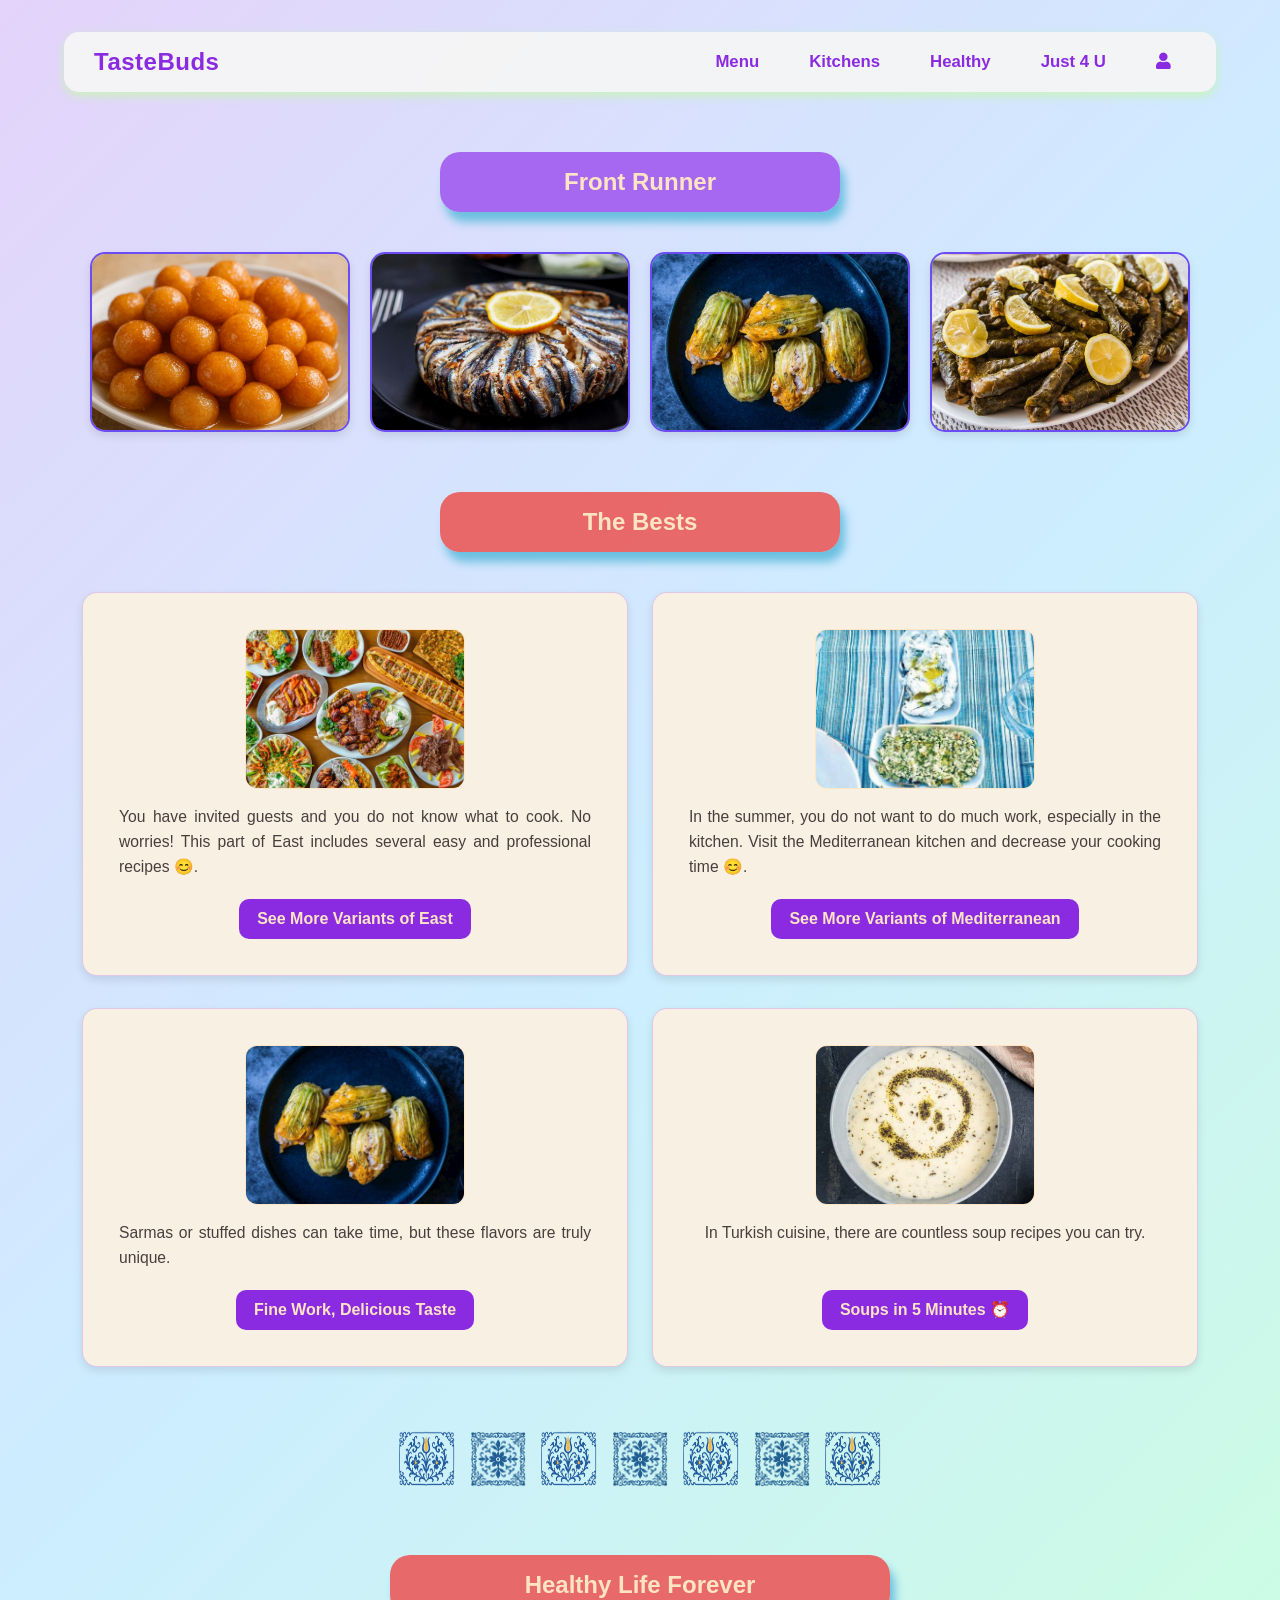
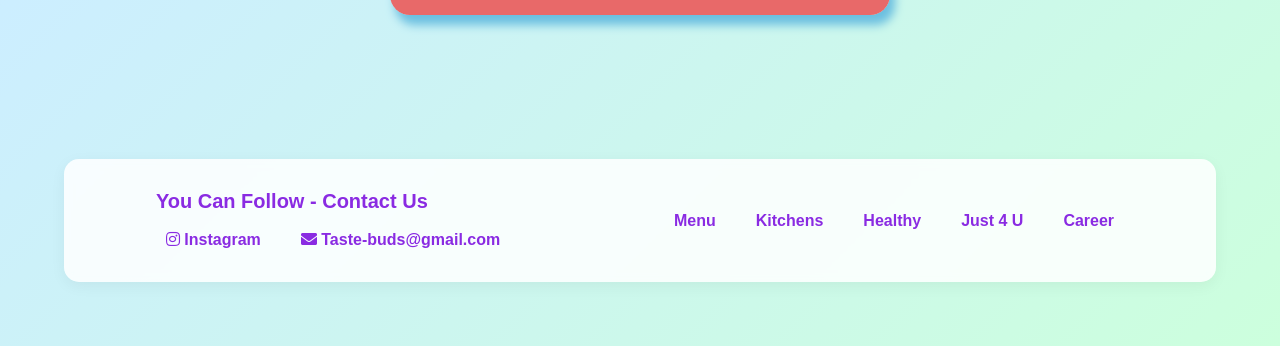
<file: index.html>
<!DOCTYPE html>
<html lang="en">
<head>
    <meta charset="UTF-8">
    <meta name="viewport" content="width=device-width, initial-scale=1.0">
    <title>TasteBuds | Home</title>
    
    <!-- Bootstrap 5 & FontAwesome -->
    <link href="https://cdn.jsdelivr.net/npm/bootstrap@5.3.0/dist/css/bootstrap.min.css" rel="stylesheet">
    <link rel="stylesheet" href="https://cdnjs.cloudflare.com/ajax/libs/font-awesome/5.15.3/css/all.min.css" />
    <link rel="stylesheet" href="../CSS/index.css">
</head>
<body>

    <!-- Main Navigation Bar -->
    <nav class="main-nav">
        <div class="logo"><a href="index.html">TasteBuds</a></div>

        <ul class="nav-links">
            <li><a href="#" class="navMenu">Menu</a></li>
            <li><a href="#" class="kitchens">Kitchens</a></li>
            <li><a href="#" class="healthy-link">Healthy</a></li>
            <li><a href="#" class="you">Just 4 U</a></li>
            <li><a href="/login.html" class="login"><i class="fa fa-user"></i></a></li>
        </ul>
    </nav>

    <!-- Front Runner Header -->
    <div class="front">
        <div class="frontMain">
            Front Runner
        </div>
    </div>

    <!-- Front Runner Gallery (Grid) -->
    <div class="options1">
        <div class="gallery-grid">
            <div class="gallery-item">
                <img class="f1" src="../Images/lokma.png" alt="lokma">
            </div>
            <div class="gallery-item">
                <img class="f2" src="../Images/hamsi.png" alt="hamsi">
            </div>
            <div class="gallery-item">
                <img class="f3" src="../Images/dolmalar.png" alt="dolmalar">
            </div>
            <div class="gallery-item">
                <img class="f4" src="../Images/sarma.png" alt="sarma">
            </div>
        </div>
    </div>

    <!-- The Bests Header -->
    <div class="best">
        <div class="theBest">
            The Bests
        </div>
    </div>

    <!-- Besties Section / Cards -->
    <div class="besties container">
        <div class="row g-4" id="block1">
            <div class="col-md-6">
                <div class="card h-100">
                    <div class="card-body">
                        <img src="../Images/aksam_menüsü.png" alt="Evening Menu">
                        <p class="card-text">You have invited guests and you do not know what to cook. No worries! This part of East includes several easy and professional recipes 😊.</p>
                        <a href="#" class="btn btn-custom">See More Variants of East</a>
                    </div>
                </div>
            </div>

            <div class="col-md-6">
                <div class="card h-100">
                    <div class="card-body">
                        <img src="../Images/akdeniz_sofrasi.png" alt="Mediterranean Cuisine">
                        <p class="card-text">In the summer, you do not want to do much work, especially in the kitchen. Visit the Mediterranean kitchen and decrease your cooking time 😊.</p>
                        <a href="#" class="btn btn-custom">See More Variants of Mediterranean</a>
                    </div>
                </div>
            </div>
        </div>

        <div class="row g-4 mt-2" id="block2">
            <div class="col-md-6">
                <div class="card h-100">
                    <div class="card-body">
                        <img src="../Images/dolmalar.png" alt="Stuffed Dishes">
                        <p class="card-text">Sarmas or stuffed dishes can take time, but these flavors are truly unique.</p>
                        <a href="#" class="btn btn-custom">Fine Work, Delicious Taste</a>
                    </div>
                </div>
            </div>

            <div class="col-md-6">
                <div class="card h-100">
                    <div class="card-body">
                        <img src="../Images/corba.png" alt="Soups">
                        <p class="card-text">In Turkish cuisine, there are countless soup recipes you can try.</p>
                        <a href="#" class="btn btn-custom">Soups in 5 Minutes ⏰</a>
                    </div>
                </div>
            </div>
        </div>
    </div>

    <!-- Motifs Divider Section -->
    <div class="motifs-wrapper">
        <div class="motif">
            <img class="motif1" src="../Images/osmMotif.png" alt="Ottoman Motif">
            <img class="motif2" src="../Images/rumMotif.png" alt="Seljuk Motif">
            <img class="motif3" src="../Images/osmMotif.png" alt="Ottoman Motif">
            <img class="motif2" src="../Images/rumMotif.png" alt="Seljuk Motif">
            <img class="motif3" src="../Images/osmMotif.png" alt="Ottoman Motif">
            <img class="motif2" src="../Images/rumMotif.png" alt="Seljuk Motif">
            <img class="motif3" src="../Images/osmMotif.png" alt="Ottoman Motif">
        </div>
    </div>

    <!-- Healthy Section Banner -->
    <div class="health">
        <div class="healthy-banner"> 
            <a href="#">Healthy Life Forever</a>
        </div>
    </div>

    <!-- Footer -->
    <footer class="site-footer">
        <div class="footer-card">
            <div class="connections">
                <h5>You Can Follow - Contact Us</h5>  
                <ul class="footer-links">
                    <li><a class="contact" href="#"><i class="fab fa-instagram"></i> Instagram</a></li> 
                    <li><a class="mail" href="mailto:info@example.com"><i class="fas fa-envelope"></i> Taste-buds@gmail.com</a></li> 
                </ul>
            </div>

            <div class="footer-nav">
                <ul class="fM">
                    <li><a href="#">Menu</a></li>
                    <li><a href="#">Kitchens</a></li>
                    <li><a href="#">Healthy</a></li>
                    <li><a href="#">Just 4 U</a></li>
                    <li><a href="#">Career</a></li>
                </ul>
            </div>
        </div>
    </footer>

    <script src="/JS/login.js"></script>
</body>
</html>
</file>
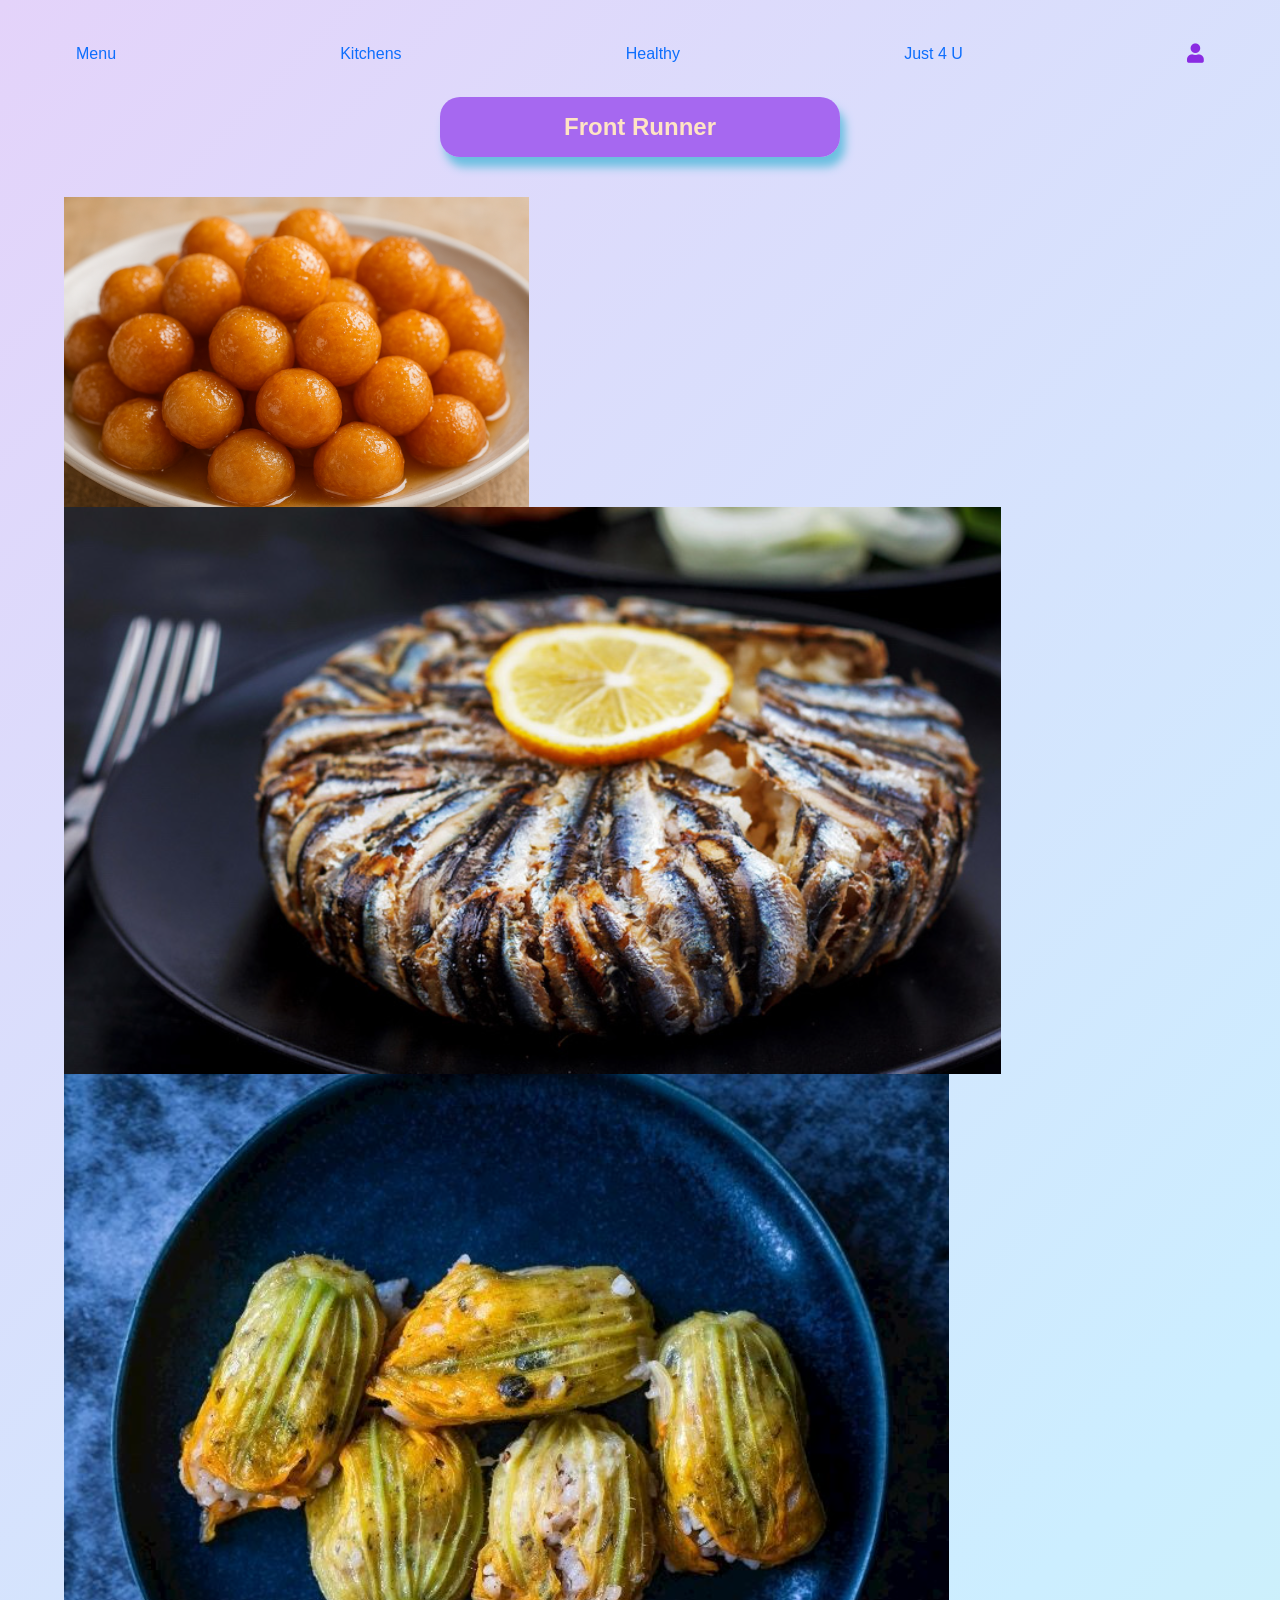
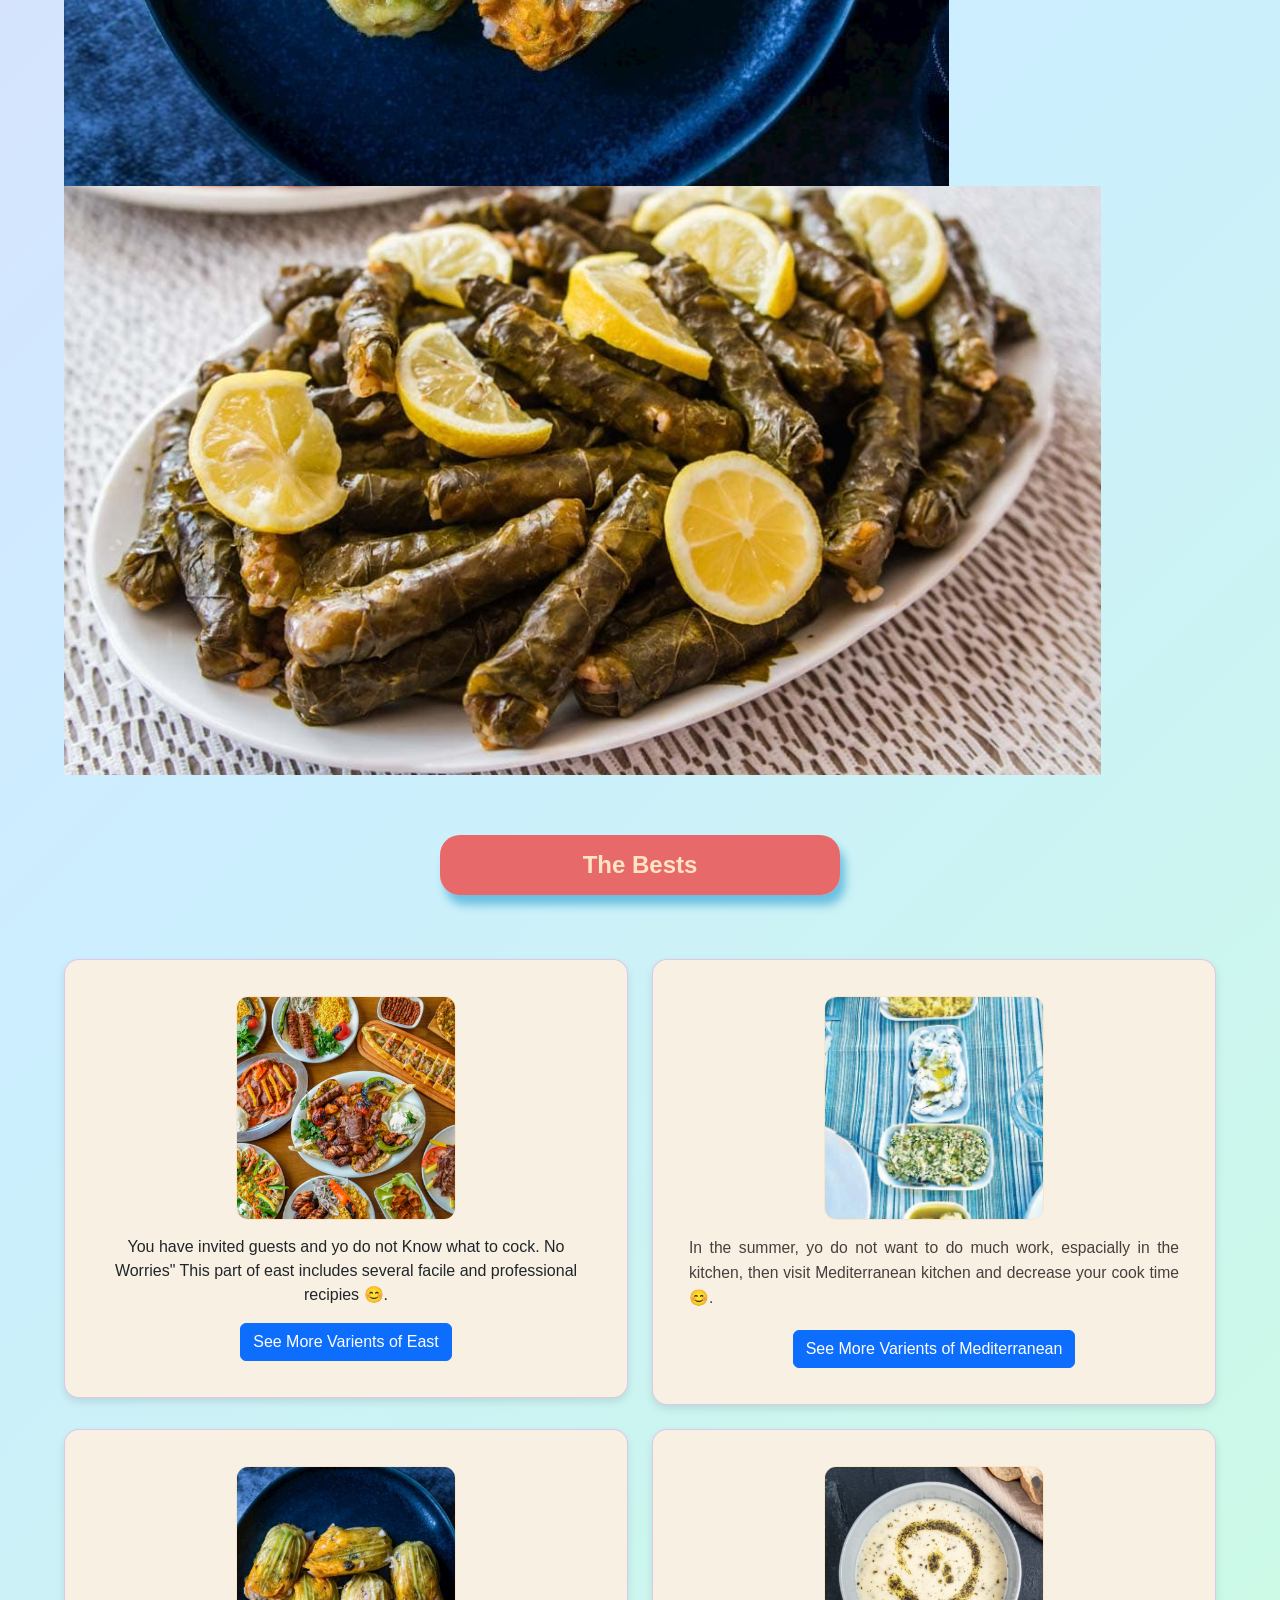
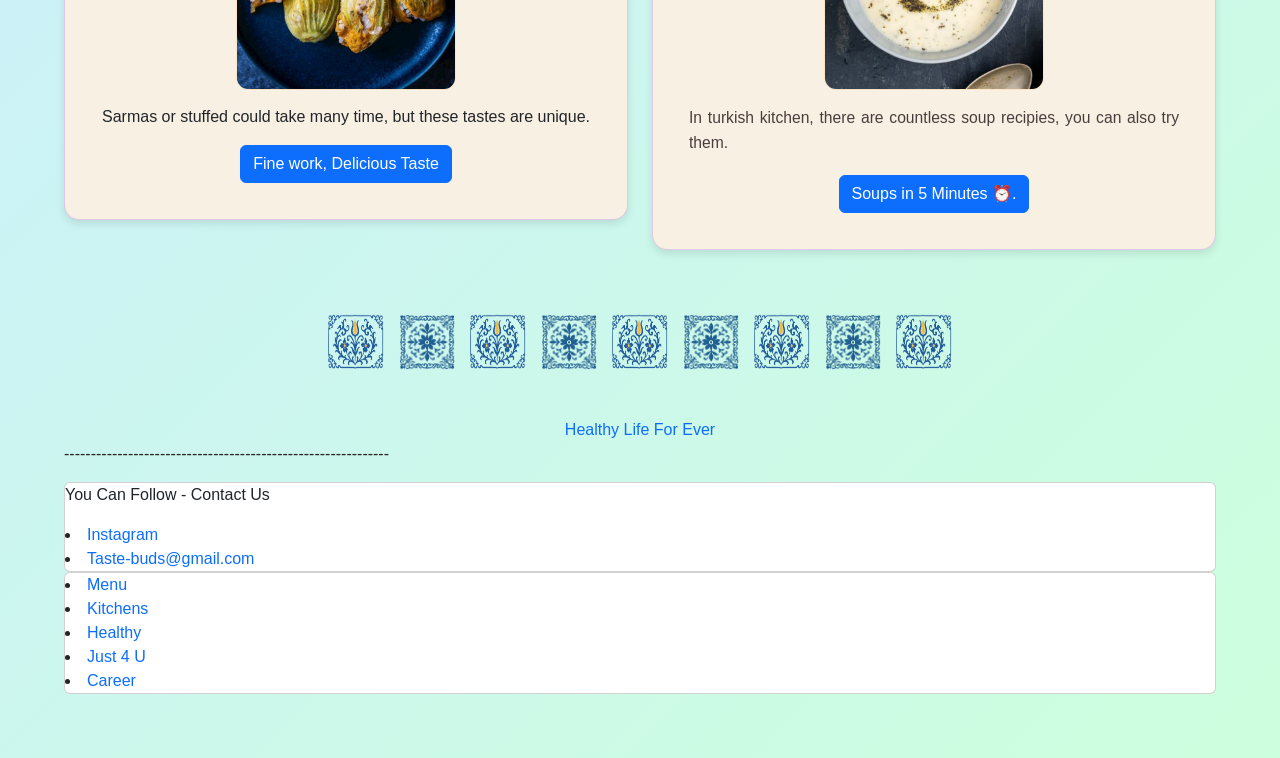
<file: HTML/index.html>
<!DOCTYPE html>
<html lang="en">
<head>
    <meta charset="UTF-8">
    <meta name="viewport" content="width=device-width, initial-scale=1.0">
    <title>Taste Buds</title>
   
    <link href="https://cdn.jsdelivr.net/npm/bootstrap@5.3.8/dist/css/bootstrap.min.css" rel="stylesheet" integrity="sha384-sRIl4kxILFvY47J16cr9ZwB07vP4J8+LH7qKQnuqkuIAvNWLzeN8tE5YBujZqJLB" crossorigin="anonymous">
    <link rel="stylesheet" href="../CSS/index.css">
    <link rel="stylesheet" href="https://cdnjs.cloudflare.com/ajax/libs/font-awesome/5.15.3/css/all.min.css" />


</head>
<body>

    <nav class="navbar">
  <div class="container-fluid">
        
        <!-- Menu -->
            <a class="navMenu" href="#">
                Menu
            </a>
                
        <!-- Kitchens -->
            <a class="kitchens" href="#">
                Kitchens
            </a>
      

        <!-- Healthy -->
        
            <a class="healthy" href="#">
                Healthy
            </a>

        <!-- 4 You -->

            <a class="you" href="#">
                Just 4 U
            </a>

        <!-- Login -->
        <a class="login" href="/HTML/lolgin.html"><i class="fa fa-user"></i></a> 
       
  </div>
</nav>

<!-- Front Runner -->
<div class="front">
    <nav class="frontMain">
        Front Runner
    </nav>
</div>

<div class="options1">
<!-- #####Slied 1######## -->
  <div class="carousel-inner">
    <div>
      <img class="f1" src="../Images/lokma.png" alt="lokma">
    </div>
<!-- #####Slied 2######## -->
    <div>
      <img class=" f2 d-block w-10" src="../Images/hamsi.png"  alt="hamsi">
    </div>
<!-- #####Slied 3######## -->
    <div>
      <img  class="f3 d-block w-10" src="../Images/dolmalar.png" alt="dolmalar">
    </div>
<!--######Slied 4  -->
    <div>
      <img  class="f4 d-block w-10" src="../Images/sarma.png" alt="sarma">
    </div>
  </div>
</div>
    

<!-- The Bests -->

<div class="best">
    <nav class="theBest">
        The Bests
    </nav>
</div>

<br>

<div class="besties">

<div class="row" id="block1">
  <div class="col-sm-6 mb-3 mb-sm-0">
    <div class="card">
      <div class="card-body">
        <img src="../Images/aksam_menüsü.png" alt="" style="width: 15rem; height: 14rem;">
        <p class="card-text1">You have invited guests and yo do not Know what to cock. No Worries"
          This part of east includes several facile and professional recipies 😊.
        </p>
        <a href="#" class="btn btn-primary">See More Varients of East</a>
      </div>
    </div>
  </div>

  <div class="col-sm-6">
    <div class="card">
      <div class="card-body">
        <img src="../Images/akdeniz_sofrasi.png" alt="" style="width: 15rem; height: 14rem;">
        <p class="card-text">In the summer, yo do not want to do much work, espacially in the kitchen, then visit Mediterranean
          kitchen and decrease your cook time 😊.</p>
        <a href="#" class="btn btn-primary">See More Varients of Mediterranean</a>
      </div>
    </div>
  </div>
</div>

<br>

<div class="row" id="block2">
  <div class="col-sm-6 mb-3 mb-sm-0">
    <div class="card">
      <div class="card-body">
        <img src="../Images/dolmalar.png" alt="" style="width: 15rem; height: 14rem;">
        <p class="card-text1">Sarmas or stuffed could take many time, but these tastes are unique.</p>
        <a href="#" class="btn btn-primary">Fine work, Delicious Taste</a>
      </div>
    </div>
  </div>


  <div class="col-sm-6">
    <div class="card">
      <div class="card-body">
        <img src="../Images/corba.png" alt="" style="width: 15rem; height: 14rem;">
        <p class="card-text">In turkish kitchen, there are countless soup recipies, you can also try them.</p>
        <a href="#" class="btn btn-primary">Soups in 5 Minutes ⏰.</a>
      </div>
    </div>
  </div>
</div>
</div>


<!-- Fonts -->
<div class="motifs-wrapper">
<div class="motif">
<img class="motif1" src="../Images/osmMotif.png" alt="">
<img class="motif2" src="../Images/rumMotif.png" alt="">
<img class="motif3" src="../Images/osmMotif.png" alt="">
<img class="motif2" src="../Images/rumMotif.png" alt="">
<img class="motif3" src="../Images/osmMotif.png" alt="">
<img class="motif2" src="../Images/rumMotif.png" alt="">
<img class="motif3" src="../Images/osmMotif.png" alt="">
<img class="motif2" src="../Images/rumMotif.png" alt="">
<img class="motif3" src="../Images/osmMotif.png" alt="">
</div>
</div>


<!-- Healthy -->

<div class="health">
    <nav class="healthy"> 
      <a href="#">Healthy Life For Ever</a>
    </nav>
</div>

</div>

<!-- Footer -->

<footer>

  <p class="free">-------------------------------------------------------------</p>
  
  <div class="card">
    <div class="connections">
      <p>You Can Follow - Contact Us</p>  
      <li><a class="contact" href="#">Instagram</a></li> 
      <li><a class="mail" href="mailto:info@example.com">Taste-buds@gmail.com</a></li> 
    </div>

  </div>

  <div class="card">
    <div class="fM">
      <li class="m"><a href="#">Menu</a></li>
      <li class="k"><a href="#">Kitchens</a></li>
      <li class="h"><a href="#">Healthy</a></li>
      <li class="j"><a href="#">Just 4 U</a></li>
      <li class="c"><a href="#">Career</a></li>
   </div>
 </div>
</footer>

<script src="/JS/login.js"></script>


</body>
</html>
</file>
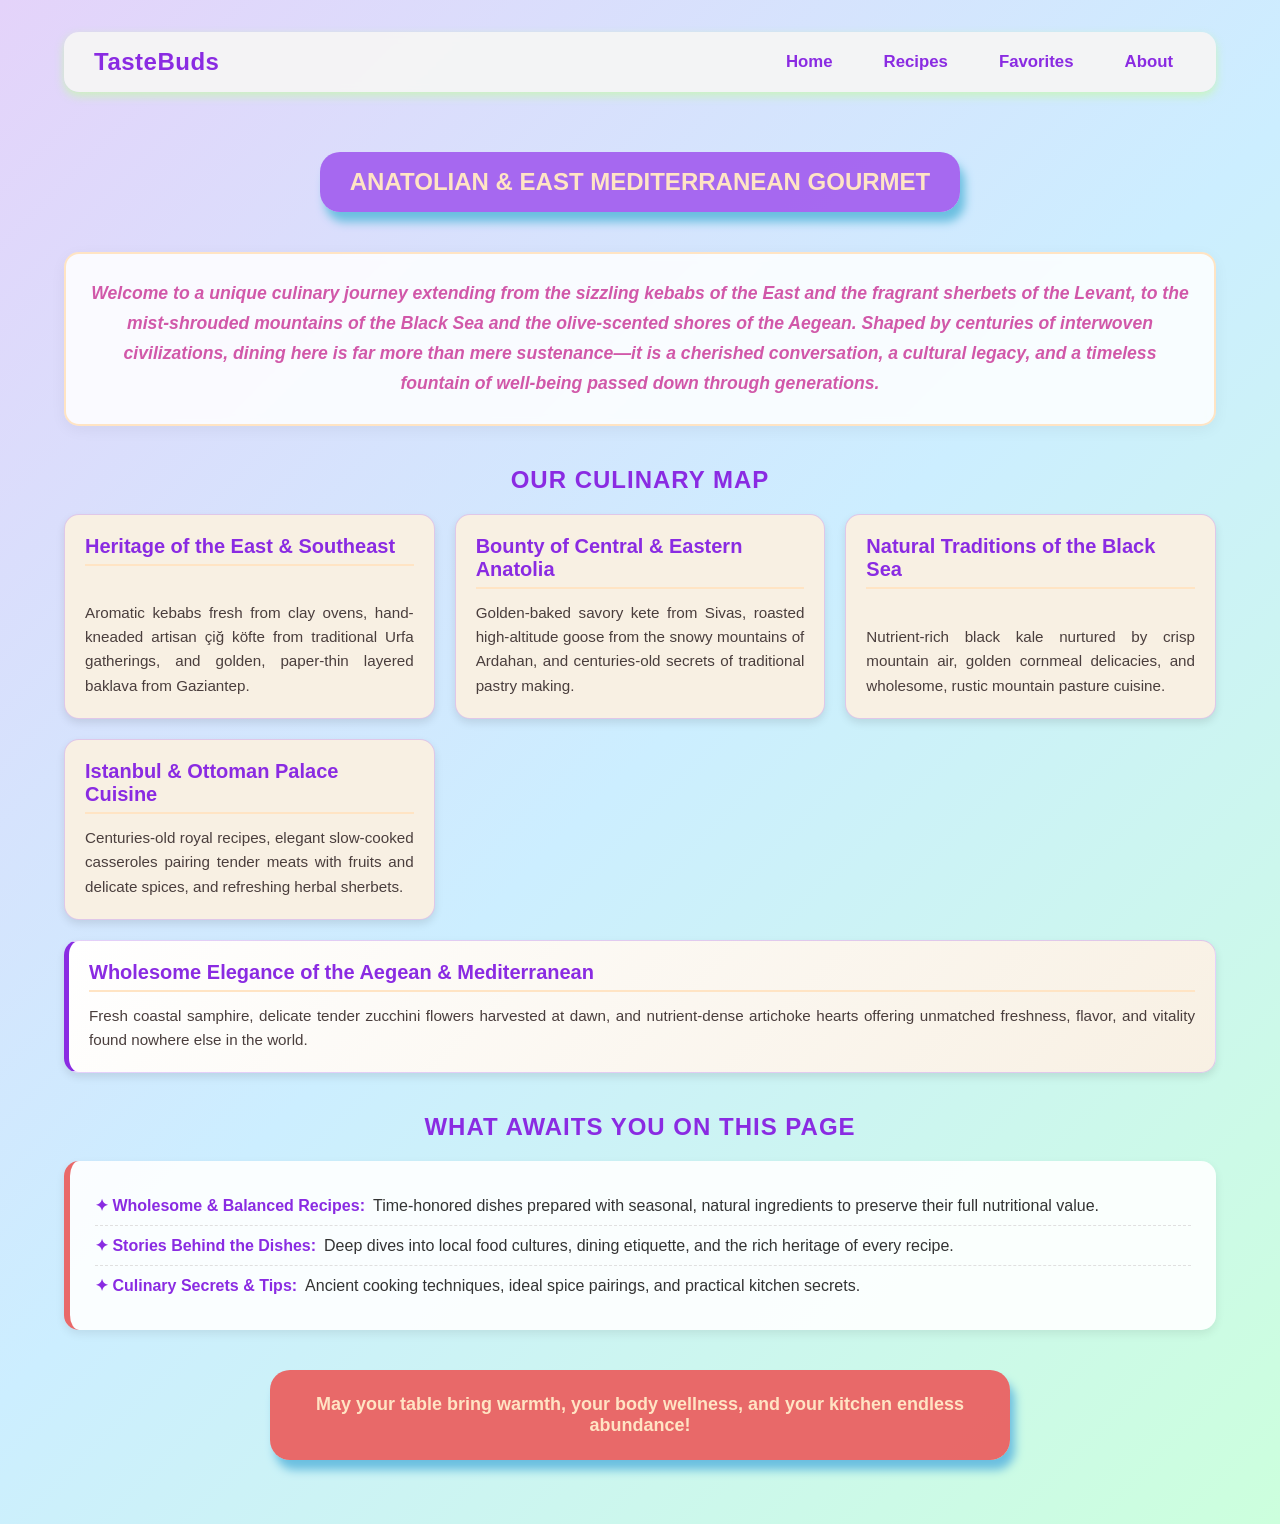
<file: about.html>
<!-- index.html -->
<!DOCTYPE html>
<html lang="en">
<head>
    <meta charset="UTF-8">
    <meta name="viewport" content="width=device-width, initial-scale=1.0">
    <title>About Us | Anatolian & Eastern Mediterranean Gourmet Delights</title>
    <link rel="stylesheet" href="./CSS/about.css">
</head>
<body>

    <!-- Main Navigation Bar -->
    <nav class="main-nav">
        <div class="logo"><a href="index.html">TasteBuds</a></div>

        <ul class="nav-links">
            <li><a href="#">Home</a></li>
            <li><a href="#">Recipes</a></li>
            <li><a href="#">Favorites</a></li>
            <li><a href="#">About</a></li>
        </ul>
    </nav>

    <!-- Header Card -->
    <div class="front">
        <div class="frontMain">
            ANATOLIAN & EAST MEDITERRANEAN GOURMET
        </div>
    </div>

    <!-- Intro Card -->
    <div class="intro-card"><em><b style="color: rgb(209, 88, 169);">
        Welcome to a unique culinary journey extending from 
        the sizzling kebabs of the East and the fragrant 
        sherbets of the Levant, to the mist-shrouded mountains 
        of the Black Sea and the olive-scented shores of the 
        Aegean. Shaped by centuries of interwoven civilizations, 
        dining here is far more than mere sustenance—it is a 
        cherished conversation, a cultural legacy, and a timeless 
        fountain of well-being passed down through generations.</em></b>
    </div>

    <div class="section-header">Our Culinary Map</div>

    <!-- Schema Grid -->
    <div class="grid-schema">
        <div class="card">
            <h3>Heritage of the East & Southeast</h3>
            <p>Aromatic kebabs fresh from clay ovens, hand-kneaded artisan çiğ köfte from traditional Urfa gatherings, and golden, paper-thin layered baklava from Gaziantep.</p>
        </div>

        <div class="card">
            <h3>Bounty of Central & Eastern Anatolia</h3>
            <p>Golden-baked savory kete from Sivas, roasted high-altitude goose from the snowy mountains of Ardahan, and centuries-old secrets of traditional pastry making.</p>
        </div>

        <div class="card">
            <h3>Natural Traditions of the Black Sea</h3>
            <p>Nutrient-rich black kale nurtured by crisp mountain air, golden cornmeal delicacies, and wholesome, rustic mountain pasture cuisine.</p>
        </div>

        <div class="card">
            <h3>Istanbul & Ottoman Palace Cuisine</h3>
            <p>Centuries-old royal recipes, elegant slow-cooked casseroles pairing tender meats with fruits and delicate spices, and refreshing herbal sherbets.</p>
        </div>

        <div class="card wide-card">
            <h3>Wholesome Elegance of the Aegean & Mediterranean</h3>
            <p>Fresh coastal samphire, delicate tender zucchini flowers harvested at dawn, and nutrient-dense artichoke hearts offering unmatched freshness, flavor, and vitality found nowhere else in the world.</p>
        </div>
    </div>

    <div class="section-header">What Awaits You on This Page</div>

    <!-- Feature List Card -->
    <div class="features-card">
        <ul class="features-list">
            <li><strong>✦ Wholesome & Balanced Recipes:</strong> Time-honored dishes prepared with seasonal, natural ingredients to preserve their full nutritional value.</li>
            <li><strong>✦ Stories Behind the Dishes:</strong> Deep dives into local food cultures, dining etiquette, and the rich heritage of every recipe.</li>
            <li><strong>✦ Culinary Secrets & Tips:</strong> Ancient cooking techniques, ideal spice pairings, and practical kitchen secrets.</li>
        </ul>
    </div>

    <!-- Closing Bar -->
    <div class="health">
        <div class="healthy">
            May your table bring warmth, your body wellness, and your kitchen endless abundance!
        </div>
    </div>

</body>
</html>
</file>
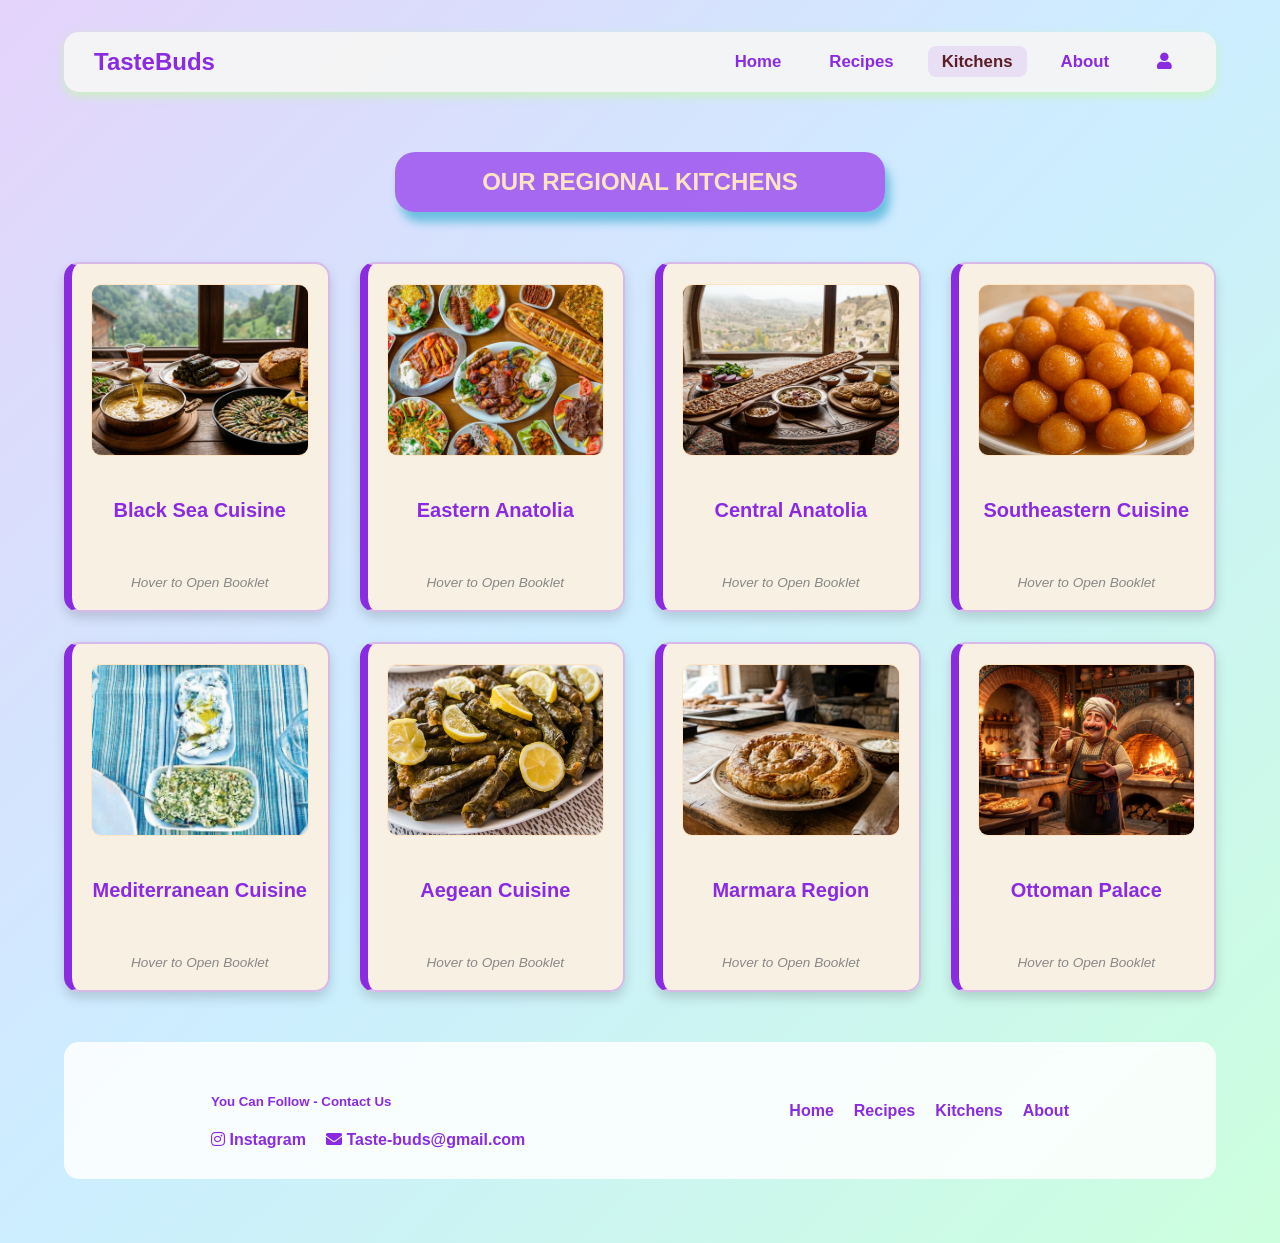
<file: kitchens.html>
<!DOCTYPE html>
<html lang="en">
<head>
    <meta charset="UTF-8">
    <meta name="viewport" content="width=device-width, initial-scale=1.0">
    <title>TasteBuds | Regional Kitchens</title>
    
    <!-- FontAwesome & Custom CSS -->
    <link rel="stylesheet" href="https://cdnjs.cloudflare.com/ajax/libs/font-awesome/5.15.3/css/all.min.css" />
    <link rel="stylesheet" href="./CSS/kitchens.css">
</head>
<body>

    <!-- Main Navigation Bar -->
    <nav class="main-nav">
        <div class="logo"><a href="index.html">TasteBuds</a></div>

        <ul class="nav-links">
            <li><a href="index.html">Home</a></li>
            <li><a href="recipes.html">Recipes</a></li>
            <li><a href="kitchens.html" class="active">Kitchens</a></li>
            <li><a href="about.html">About</a></li>
            <li><a href="login.html" class="login"><i class="fa fa-user"></i></a></li>
        </ul>
    </nav>

    <!-- Header Section -->
    <div class="front">
        <div class="frontMain">
            OUR REGIONAL KITCHENS
        </div>
    </div>

    <!-- Kitchen Booklet Cards Grid -->
    <div class="kitchens-container">
        
        <!-- 1. Karadeniz Mutfağı -->
        <div class="book-card">
            <div class="book-inner">
                <div class="book-front">
                    <img src="./Images/karadeniz sofrasi.jpg" alt="Black Sea Kitchen">
                    <h3>Black Sea Cuisine</h3>
                    <p class="tagline">Hover to Open Booklet</p>
                </div>
                <div class="book-back">
                    <h3>Black Sea Cuisine</h3>
                    <p>Nurtured by misty mountains and fresh coastal air. Famous for cornmeal dishes, black kale soups, fresh anchovies, and rich pasture butter.</p>
                    <a href="black-sea.html" class="btn-explore">Explore Kitchen</a>
                </div>
            </div>
        </div>

        <!-- 2. Doğu Anadolu Mutfağı -->
        <div class="book-card">
            <div class="book-inner">
                <div class="book-front">
                    <img src="../Images/aksam_menüsü.png" alt="Eastern Anatolia Kitchen">
                    <h3>Eastern Anatolia</h3>
                    <p class="tagline">Hover to Open Booklet</p>
                </div>
                <div class="book-back">
                    <h3>Eastern Anatolia</h3>
                    <p>Known for high-altitude pastures, rich dairy heritage, slow-cooked meats, oven-roasted goose, and traditional savory pastries.</p>
                    <a href="eastern-anatolia.html" class="btn-explore">Explore Kitchen</a>
                </div>
            </div>
        </div>

        <!-- 3. İç Anadolu Mutfağı -->
        <div class="book-card">
            <div class="book-inner">
                <div class="book-front">
                    <img src="./Images/etli ekmek.jpg" alt="Central Anatolia Kitchen">
                    <h3>Central Anatolia</h3>
                    <p class="tagline">Hover to Open Booklet</p>
                </div>
                <div class="book-back">
                    <h3>Central Anatolia</h3>
                    <p>The heart of dough-based delicacies and hearty soups. Home to handmade mantı, crispy kete, and rich pottery-cooked stews.</p>
                    <a href="central-anatolia.html" class="btn-explore">Explore Kitchen</a>
                </div>
            </div>
        </div>

        <!-- 4. Güneydoğu Anadolu Mutfağı -->
        <div class="book-card">
            <div class="book-inner">
                <div class="book-front">
                    <img src="../Images/lokma.png" alt="Southeastern Kitchen">
                    <h3>Southeastern Cuisine</h3>
                    <p class="tagline">Hover to Open Booklet</p>
                </div>
                <div class="book-back">
                    <h3>Southeastern Cuisine</h3>
                    <p>A paradise of intense spices, clay-oven kebabs, artisan hand-kneaded çiğ köfte, and golden syrup-layered baklavas.</p>
                    <a href="southeastern.html" class="btn-explore">Explore Kitchen</a>
                </div>
            </div>
        </div>

        <!-- 5. Akdeniz Mutfağı -->
        <div class="book-card">
            <div class="book-inner">
                <div class="book-front">
                    <img src="../Images/akdeniz_sofrasi.png" alt="Mediterranean Kitchen">
                    <h3>Mediterranean Cuisine</h3>
                    <p class="tagline">Hover to Open Booklet</p>
                </div>
                <div class="book-back">
                    <h3>Mediterranean Cuisine</h3>
                    <p>Light, fresh, and sun-kissed flavors featuring extra virgin olive oil, citrus marinades, citrus-infused salads, and grilled seafood.</p>
                    <a href="mediterranean.html" class="btn-explore">Explore Kitchen</a>
                </div>
            </div>
        </div>

        <!-- 6. Ege Mutfağı -->
        <div class="book-card">
            <div class="book-inner">
                <div class="book-front">
                    <img src="../Images/sarma.png" alt="Aegean Kitchen">
                    <h3>Aegean Cuisine</h3>
                    <p class="tagline">Hover to Open Booklet</p>
                </div>
                <div class="book-back">
                    <h3>Aegean Cuisine</h3>
                    <p>Famous for wild aromatic herbs, tender zucchini flowers, coastal samphire, and healthy, cold-served olive oil dishes.</p>
                    <a href="aegean.html" class="btn-explore">Explore Kitchen</a>
                </div>
            </div>
        </div>

        <!-- 7. Marmara Mutfağı -->
        <div class="book-card">
            <div class="book-inner">
                <div class="book-front">
                    <img src="../Images/Bosnak böregi.jpg" alt="Marmara Kitchen">
                    <h3>Marmara Region</h3>
                    <p class="tagline">Hover to Open Booklet</p>
                </div>
                <div class="book-back">
                    <h3>Marmara Region</h3>
                    <p>A cultural bridge blending Balkan influences, delicate lamb stews, rich dairy desserts, and coastal seafood treasures.</p>
                    <a href="marmara.html" class="btn-explore">Explore Kitchen</a>
                </div>
            </div>
        </div>

        <!-- 8. Saray (Ottoman Palace) Mutfağı -->
        <div class="book-card">
            <div class="book-inner">
                <div class="book-front">
                    <img src="./Images/Osmanli mutfagi.jpg" alt="Ottoman Palace Kitchen">
                    <h3>Ottoman Palace</h3>
                    <p class="tagline">Hover to Open Booklet</p>
                </div>
                <div class="book-back">
                    <h3>Ottoman Palace</h3>
                    <p>Refined century-old royal recipes combining slow-cooked meats with fruits, exotic spices, and refreshing herbal sherbets.</p>
                    <a href="palace-cuisine.html" class="btn-explore">Explore Kitchen</a>
                </div>
            </div>
        </div>

    </div>

    <!-- Footer -->
    <footer class="site-footer">
        <div class="footer-card">
            <div class="connections">
                <h5>You Can Follow - Contact Us</h5>  
                <ul class="footer-links">
                    <li><a href="#"><i class="fab fa-instagram"></i> Instagram</a></li> 
                    <li><a href="mailto:info@example.com"><i class="fas fa-envelope"></i> Taste-buds@gmail.com</a></li> 
                </ul>
            </div>

            <div class="footer-nav">
                <ul class="fM">
                    <li><a href="index.html">Home</a></li>
                    <li><a href="recipes.html">Recipes</a></li>
                    <li><a href="kitchens.html">Kitchens</a></li>
                    <li><a href="about.html">About</a></li>
                </ul>
            </div>
        </div>
    </footer>

</body>
</html>
</file>
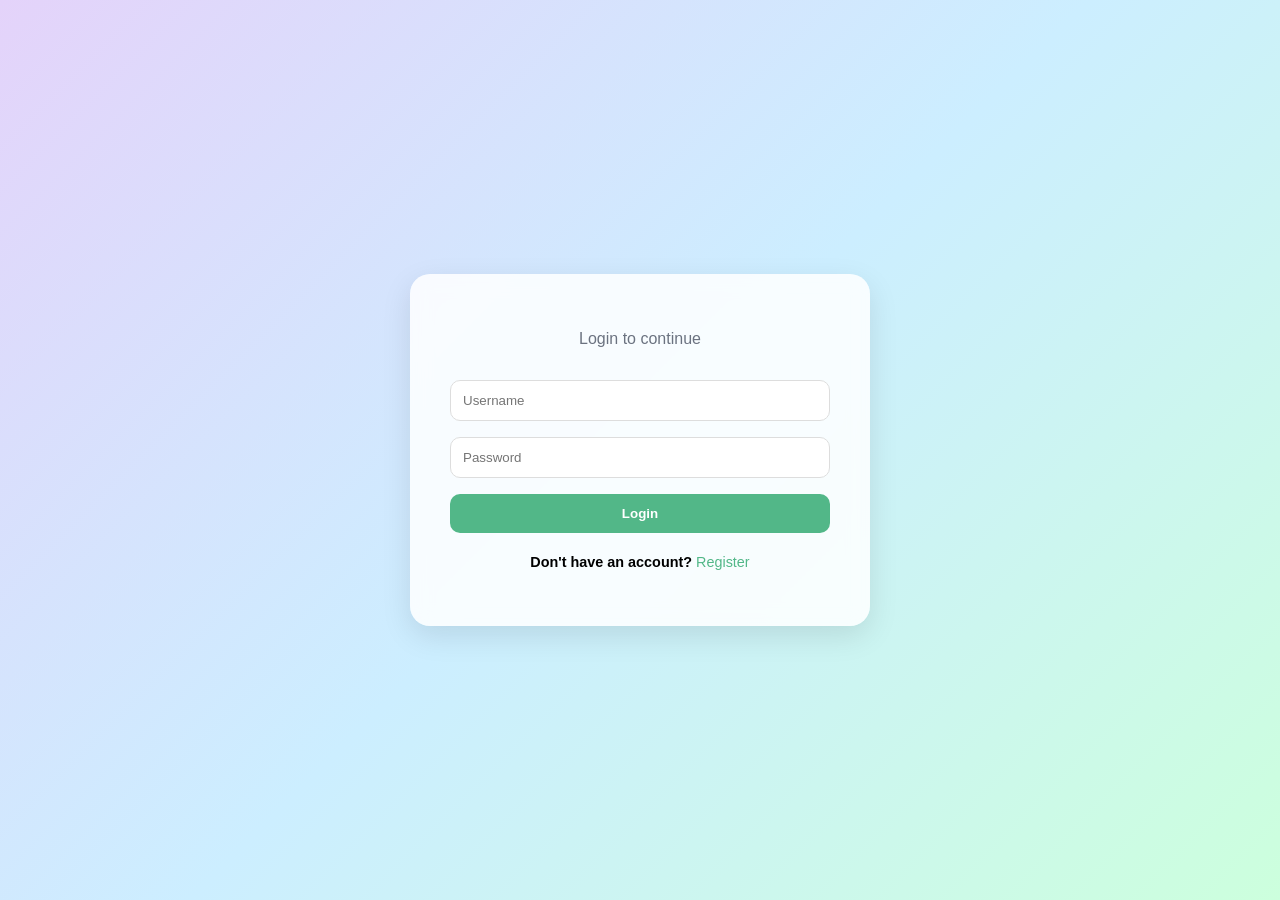
<file: login.html>
<!DOCTYPE html>
<html lang="en">
<head>
  <meta charset="UTF-8">
  <meta name="viewport" content="width=device-width, initial-scale=1.0">
  <title>Gourment</title>

  <link rel="stylesheet" href="../CSS/log-reg.css">
</head>

<body class="auth-page">

  <div class="auth-wrapper">

    <div class="auth-card">
      <p class="subtitle">Login to continue</p>

      <form id="loginForm" class="auth-form">

        <input type="text" id="loginUsername" placeholder="Username" required>

        <input type="password" id="loginPassword" placeholder="Password" required>

        <button type="submit">Login</button>

      </form>

      <p class="auth-footer">
        <b>Don't have an account?</b> 
        <a href="register.html">Register</a>
      </p>

      <p id="loginError" class="error"></p>

    </div>

  </div>

  <script src="JS/login.js"></script>

</body>
</html>
</file>
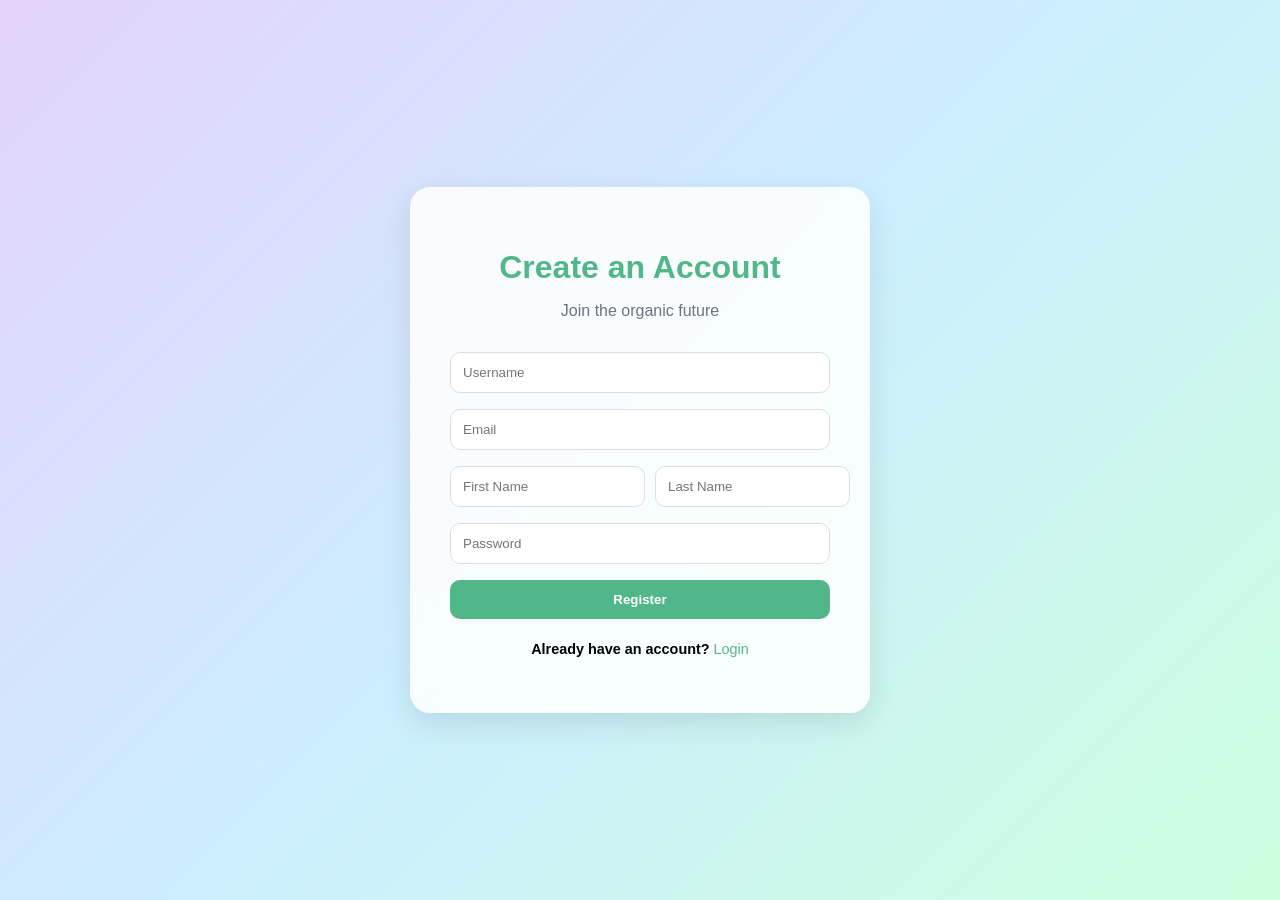
<file: register.html>
<!DOCTYPE html>
<html lang="en">
<head>
  <meta charset="UTF-8">
  <meta name="viewport" content="width=device-width, initial-scale=1.0">
  <title>Register OFC</title>

  <link rel="stylesheet" href="/CSS/log-reg.css">
</head>

<body class="auth-page">

  <div class="auth-wrapper">

    <div class="auth-card">

      <h1>Create an Account</h1>
      <p class="subtitle">Join the organic future</p>

      <form id="registerForm" class="auth-form">

        <input type="text" id="username" placeholder="Username" required>

        <input type="email" id="email" placeholder="Email" required>

        <div class="row">
          <input type="text" id="firstName" placeholder="First Name" required>
          <input type="text" id="lastName" placeholder="Last Name" required>
        </div>

        <input type="password" id="password" placeholder="Password" required>

        <button type="submit">Register</button>

      </form>

      <p class="auth-footer">
        <b>Already have an account?</b>
        <a href="login.html">Login</a>
      </p>

      <p id="registerError" class="error"></p>

    </div>

  </div>

  <script src="/JS/register.js"></script>

</body>
</html>
</file>
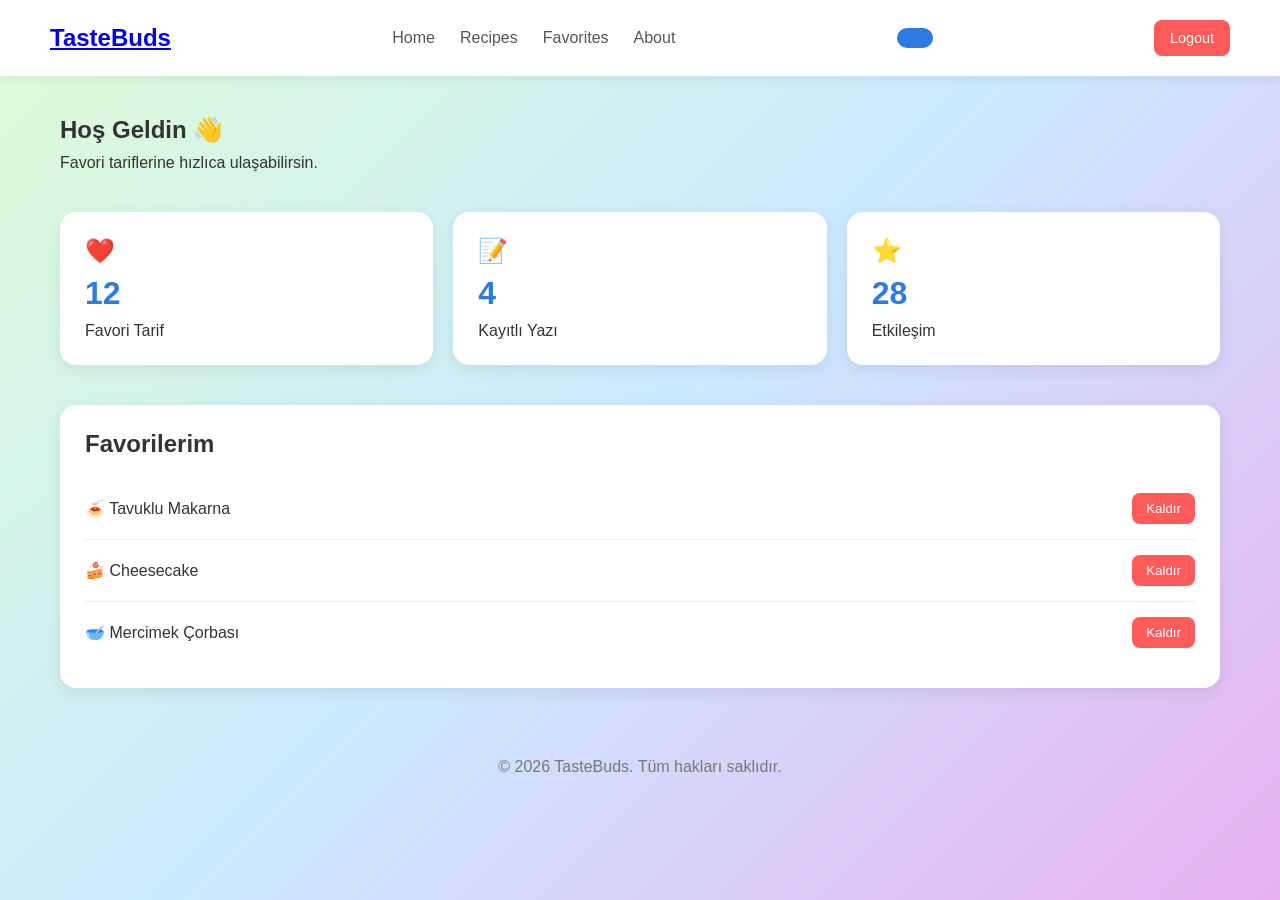
<file: userbord.html>
<!DOCTYPE html>
<html lang="en">
<head>
    <meta charset="UTF-8">
    <meta name="viewport" content="width=device-width, initial-scale=1.0">
    <title>TasteBuds User</title>

    <link rel="stylesheet" href="CSS/user.css">
</head>
<body>

    <nav>
        <div class="logo"><a href="index.html">TasteBuds</a></div>

        <ul class="nav-links">
            <li><a href="#">Home</a></li>
            <li><a href="#">Recipes</a></li>
            <li><a href="#">Favorites</a></li>
            <li><a href="#">About</a></li>
        </ul>

        <div class="user"></div>

        <button id="logoutBtn">
            Logout
        </button>
    </nav>

    <main class="container">

        <section class="welcome">
            <h1>Hoş Geldin 👋</h1>
            <p>Favori tariflerine hızlıca ulaşabilirsin.</p>
        </section>

        <section class="stats">

            <div class="card">
                <h2>❤️</h2>
                <span class="number">12</span>
                <p>Favori Tarif</p>
            </div>

            <div class="card">
                <h2>📝</h2>
                <span class="number">4</span>
                <p>Kayıtlı Yazı</p>
            </div>

            <div class="card">
                <h2>⭐</h2>
                <span class="number">28</span>
                <p>Etkileşim</p>
            </div>

        </section>

        <section class="section">

            <h2>Favorilerim</h2>

            <div class="recipe">
                <span>🍝 Tavuklu Makarna</span>
                <button class="remove-btn">Kaldır</button>
            </div>

            <div class="recipe">
                <span>🍰 Cheesecake</span>
                <button class="remove-btn">Kaldır</button>
            </div>

            <div class="recipe">
                <span>🥣 Mercimek Çorbası</span>
                <button class="remove-btn">Kaldır</button>
            </div>

        </section>

    </main>

    <footer>
        © 2026 TasteBuds. Tüm hakları saklıdır.
    </footer>

    <script src="JS/user.js"></script>

</body>
</html>
</file>
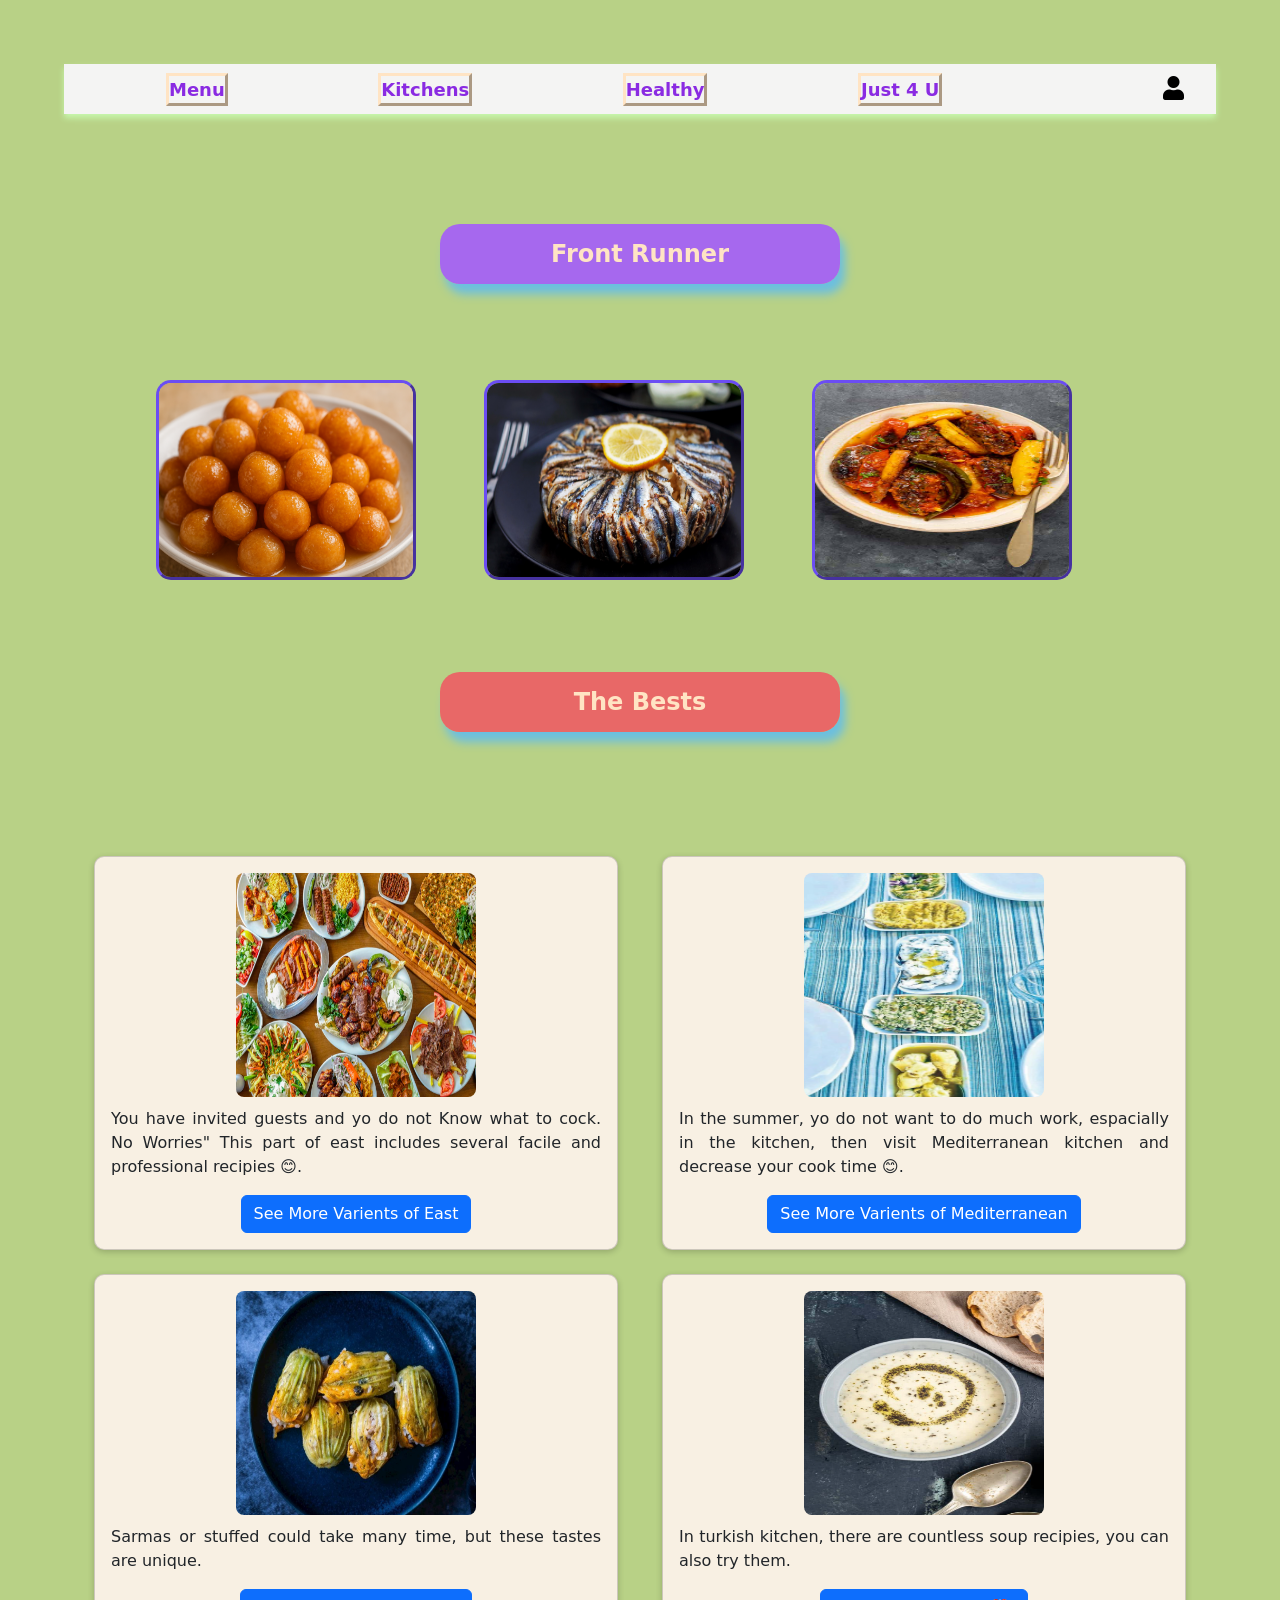
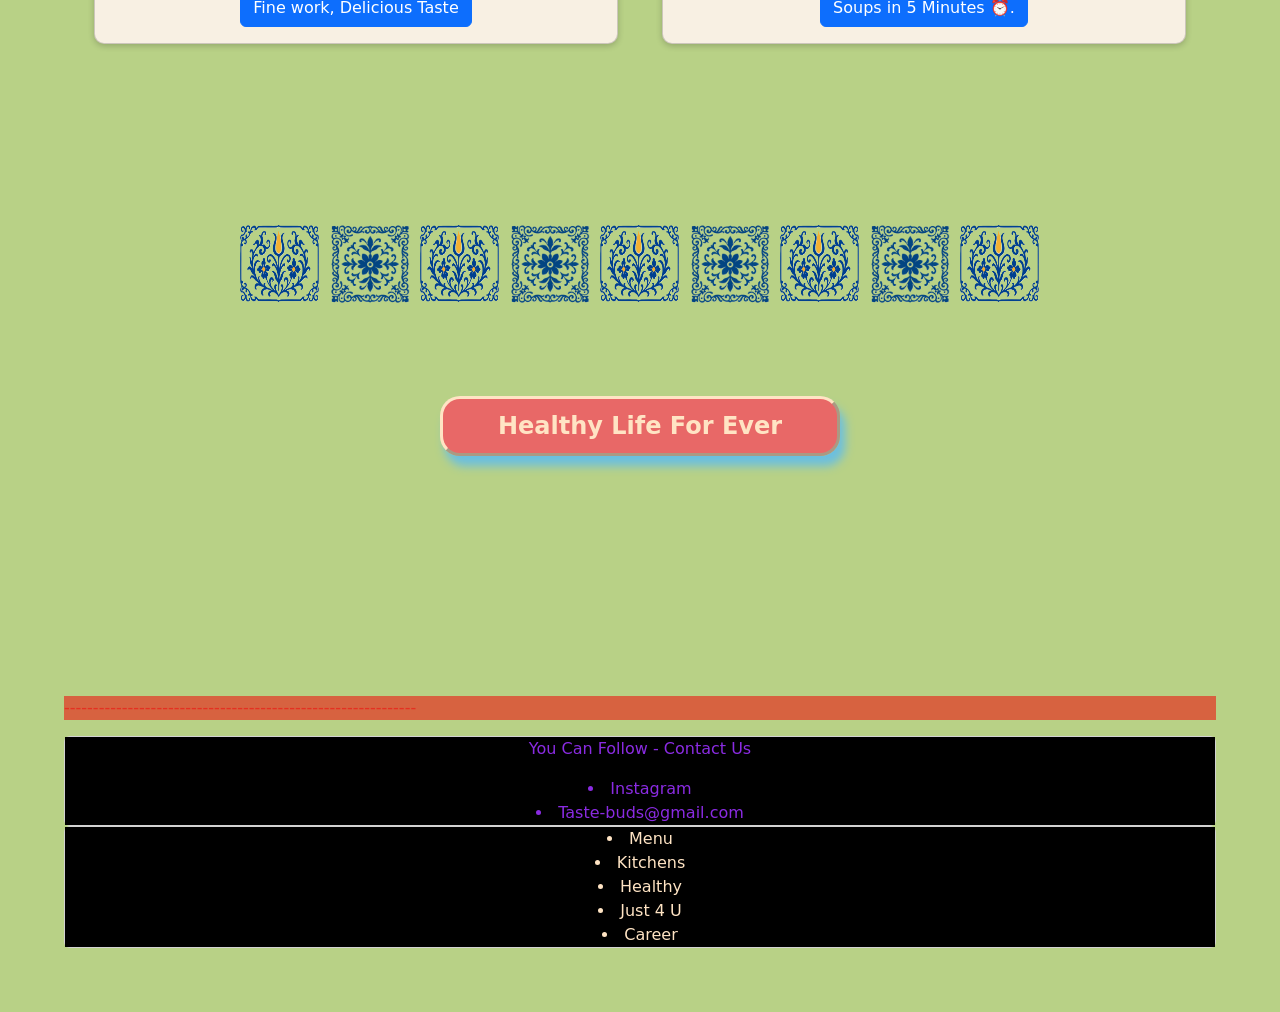
<file: HTML/index2.html>
<!DOCTYPE html>
<html lang="en">
<head>
    <meta charset="UTF-8">
    <meta name="viewport" content="width=device-width, initial-scale=1.0">
    <title>Taste Buds</title>
   
    <link href="https://cdn.jsdelivr.net/npm/bootstrap@5.3.8/dist/css/bootstrap.min.css" rel="stylesheet" integrity="sha384-sRIl4kxILFvY47J16cr9ZwB07vP4J8+LH7qKQnuqkuIAvNWLzeN8tE5YBujZqJLB" crossorigin="anonymous">
    <link rel="stylesheet" href="../Design/index.css">
    <link rel="stylesheet" href="https://cdnjs.cloudflare.com/ajax/libs/font-awesome/5.15.3/css/all.min.css" />


</head>
<body>

    <nav class="navbar">
  <div class="container-fluid">
        
        <!-- Menu -->
            <a class="navMenu" href="#">
                Menu
            </a>
                
        <!-- Kitchens -->
            <a class="kitchens" href="#">
                Kitchens
            </a>
      

        <!-- Healthy -->
        
            <a class="healthy" href="#">
                Healthy
            </a>

        <!-- 4 You -->

            <a class="you" href="#">
                Just 4 U
            </a>

        <!-- Login -->
        <a class="login" href="/HTML/lolgin.html"><i class="fa fa-user"></i></a> 
       
  </div>
</nav>

<!-- Front Runner -->
<div class="front">
    <nav class="frontMain">
        Front Runner
    </nav>
</div>

<div class="options1">
<!-- #####Slied 1######## -->
  <div class="carousel-inner">
    <div>
      <img class="f1" src="../Images/lokma.png" alt="...">
    </div>
<!-- #####Slied 2######## -->
    <div>
      <img class=" f2 d-block w-10" src="../Images/hamsi.png"  alt="...">
    </div>
<!-- #####Slied 3######## -->
    <div>
      <img  class="f3 d-block w-10" src="../Images/köftePatates.png" alt="...">
    </div>
  </div>
</div>
    

<!-- The Bests -->

<div class="best">
    <nav class="theBest">
        The Bests
    </nav>
</div>

<br>

<div class="besties">

<div class="row" id="block1">
  <div class="col-sm-6 mb-3 mb-sm-0">
    <div class="card">
      <div class="card-body">
        <img src="../Images/aksam_menüsü.png" alt="" style="width: 15rem; height: 14rem;">
        <p class="card-text1">You have invited guests and yo do not Know what to cock. No Worries"
          This part of east includes several facile and professional recipies 😊.
        </p>
        <a href="#" class="btn btn-primary">See More Varients of East</a>
      </div>
    </div>
  </div>

  <div class="col-sm-6">
    <div class="card">
      <div class="card-body">
        <img src="../Images/akdeniz_sofrasi.png" alt="" style="width: 15rem; height: 14rem;">
        <p class="card-text">In the summer, yo do not want to do much work, espacially in the kitchen, then visit Mediterranean
          kitchen and decrease your cook time 😊.</p>
        <a href="#" class="btn btn-primary">See More Varients of Mediterranean</a>
      </div>
    </div>
  </div>
</div>

<br>

<div class="row" id="block2">
  <div class="col-sm-6 mb-3 mb-sm-0">
    <div class="card">
      <div class="card-body">
        <img src="../Images/dolmalar.png" alt="" style="width: 15rem; height: 14rem;">
        <p class="card-text1">Sarmas or stuffed could take many time, but these tastes are unique.</p>
        <a href="#" class="btn btn-primary">Fine work, Delicious Taste</a>
      </div>
    </div>
  </div>


  <div class="col-sm-6">
    <div class="card">
      <div class="card-body">
        <img src="../Images/corba.png" alt="" style="width: 15rem; height: 14rem;">
        <p class="card-text">In turkish kitchen, there are countless soup recipies, you can also try them.</p>
        <a href="#" class="btn btn-primary">Soups in 5 Minutes ⏰.</a>
      </div>
    </div>
  </div>
</div>
</div>


<!-- Fonts -->
<div class="motifs-wrapper">
<div class="motif">
<img class="motif1" src="../Images/osmMotif.png" alt="">
<img class="motif2" src="../Images/rumMotif.png" alt="">
<img class="motif3" src="../Images/osmMotif.png" alt="">
<img class="motif2" src="../Images/rumMotif.png" alt="">
<img class="motif3" src="../Images/osmMotif.png" alt="">
<img class="motif2" src="../Images/rumMotif.png" alt="">
<img class="motif3" src="../Images/osmMotif.png" alt="">
<img class="motif2" src="../Images/rumMotif.png" alt="">
<img class="motif3" src="../Images/osmMotif.png" alt="">
</div>
</div>


<!-- Healthy -->

<div class="health">
    <nav class="healthy"> 
      <a href="#">Healthy Life For Ever</a>
    </nav>
</div>

</div>

<!-- Footer -->

<footer>

  <p class="free">-------------------------------------------------------------</p>
  
  <div class="card">
    <div class="connections">
      <p>You Can Follow - Contact Us</p>  
      <li><a class="contact" href="#">Instagram</a></li> 
      <li><a class="mail" href="mailto:info@example.com">Taste-buds@gmail.com</a></li> 
    </div>

  </div>

  <div class="card">
    <div class="fM">
      <li class="m"><a href="#">Menu</a></li>
      <li class="k"><a href="#">Kitchens</a></li>
      <li class="h"><a href="#">Healthy</a></li>
      <li class="j"><a href="#">Just 4 U</a></li>
      <li class="c"><a href="#">Career</a></li>
   </div>
 </div>
</footer>


</body>
</html>
</file>
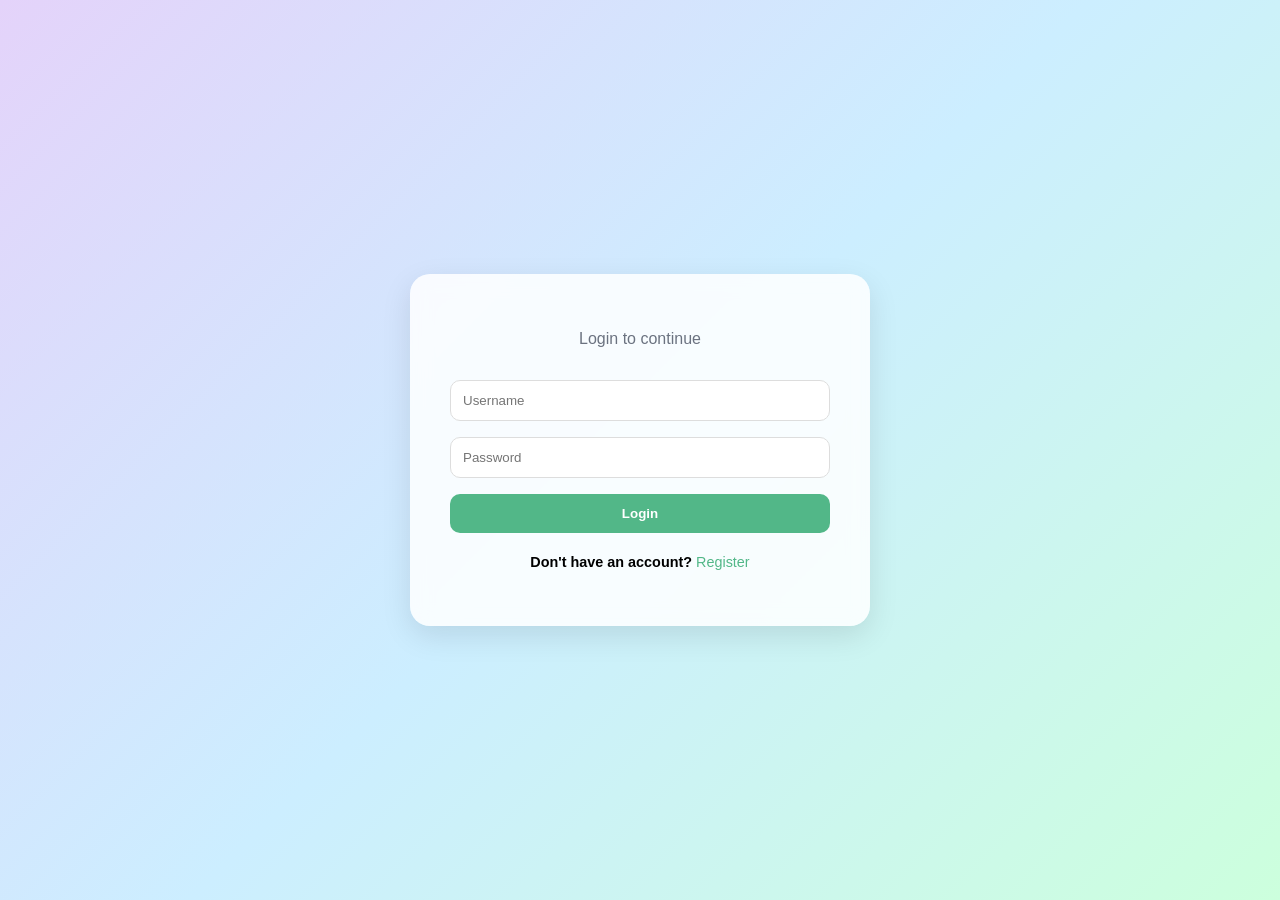
<file: HTML/lolgin.html>
<!DOCTYPE html>
<html lang="en">
<head>
  <meta charset="UTF-8">
  <meta name="viewport" content="width=device-width, initial-scale=1.0">
  <title>Gourment</title>

  <link rel="stylesheet" href="../CSS/login.css">
</head>

<body class="auth-page">

  <div class="auth-wrapper">

    <div class="auth-card">
      <p class="subtitle">Login to continue</p>

      <form id="loginForm" class="auth-form">

        <input type="text" id="loginUsername" placeholder="Username" required>

        <input type="password" id="loginPassword" placeholder="Password" required>

        <button type="submit">Login</button>

      </form>

      <p class="auth-footer">
        <b>Don't have an account?</b> 
        <a href="register.html">Register</a>
      </p>

      <p id="loginError" class="error"></p>

    </div>

  </div>

  <script src="../JS/login.js"></script>

</body>
</html>
</file>
<file: CSS/index.css>
/* Base Theme Styling */
body {
    background: linear-gradient(
        135deg,
        #e4d3fa,
        #cceeff,
        #ccffdd
    );
    margin: 2em 4em 4em 4em;
    min-height: 100vh;
    font-family: 'Segoe UI', Tahoma, Geneva, Verdana, sans-serif;
    color: #2b2623;
}

a {
    text-decoration: none;
    transition: all 0.3s ease;
}

/* Navbar Styling */
nav.main-nav {
    margin-bottom: 40px;
    box-shadow: 0 4px 10px rgba(199, 248, 174, 0.8);
    background-color: rgba(245, 245, 245, 0.95);
    backdrop-filter: blur(5px);
    border-radius: 15px;
    padding: 0 30px;
    height: 60px;
    display: flex;
    justify-content: space-between;
    align-items: center;
}

nav.main-nav .logo a {
    font-size: 1.5rem;
    font-weight: 800;
    color: blueviolet;
    letter-spacing: 0.5px;
}

nav.main-nav .logo a:hover {
    color: #5c1d24;
}

ul.nav-links {
    display: flex;
    gap: 20px;
    list-style: none;
    margin: 0;
    padding: 0;
    align-items: center;
}

ul.nav-links li a {
    font-size: 1.05rem;
    font-weight: 700;
    color: blueviolet;
    padding: 6px 14px;
    border-radius: 8px;
    border: 1px solid transparent;
}

ul.nav-links li a:hover {
    border-color: bisque;
    background-color: rgba(166, 102, 240, 0.15);
    color: #5c1d24;
}

a.login {
    font-size: 1.2rem;
    color: blueviolet;
}

/* Front Runner & Section Headers */
div.front, div.best, div.health {
    display: flex;
    justify-content: center;
}

.frontMain {
    margin-bottom: 40px;
    margin-top: 20px;
    box-shadow: 5px 10px 10px rgb(107, 191, 224);
    background-color: rgba(166, 102, 240, 0.979);
    color: bisque;
    display: flex;
    justify-content: center;
    text-align: center;
    align-items: center;
    height: 60px;
    font-weight: 900;
    padding: 0 20px;
    font-size: x-large;
    width: 100%;
    max-width: 400px;
    border-radius: 20px;
    transition: transform 0.3s ease, box-shadow 0.3s ease;
}

.frontMain:hover {
    transform: translateY(-3px);
    box-shadow: 5px 12px 15px rgb(80, 160, 200);
}

.theBest {
    margin-bottom: 40px;
    margin-top: 40px;
    box-shadow: 5px 10px 10px rgb(107, 191, 224);
    background-color: rgba(233, 103, 103, 0.979);
    color: bisque;
    display: flex;
    justify-content: center;
    text-align: center;
    align-items: center;
    height: 60px;
    font-weight: 900;
    padding: 0 20px;
    font-size: x-large;
    width: 100%;
    max-width: 400px;
    border-radius: 20px;
    transition: transform 0.3s ease;
}

.theBest:hover {
    transform: translateY(-3px);
}

/* Gallery / Options Section */
.options1 {
    display: flex;
    justify-content: center;
    margin-bottom: 20px;
}

.gallery-grid {
    max-width: 1100px;
    width: 100%;
    display: grid;
    grid-template-columns: repeat(auto-fit, minmax(220px, 1fr));
    gap: 20px;
}

.gallery-item img {
    width: 100%;
    height: 180px;
    object-fit: cover;
    border-radius: 15px;
    border: 2px solid rgb(107, 77, 243);
    box-shadow: 0 4px 8px rgba(0,0,0,0.1);
    transition: transform 0.3s ease, box-shadow 0.3s ease;
}

.gallery-item img:hover {
    transform: translateY(-5px);
    box-shadow: 0 8px 16px rgba(107, 77, 243, 0.3);
}

/* Besties Section & Cards */
.besties {
    margin-bottom: 4em;
}

.besties .card {
    background-color: #f8f0e3;
    border-radius: 15px;
    padding: 20px;
    box-shadow: 0 4px 8px rgba(0,0,0,0.1);
    border: 1px solid rgba(166, 102, 240, 0.3);
    transition: transform 0.3s ease, box-shadow 0.3s ease;
}

.besties .card:hover {
    transform: translateY(-6px);
    box-shadow: 0 10px 20px rgba(107, 77, 243, 0.25);
}

.besties .card-body {
    display: flex;
    flex-direction: column;
    align-items: center;
    text-align: center;
}

.besties .card img {
    width: 100%;
    max-width: 220px;
    height: 160px;
    object-fit: cover;
    border-radius: 12px;
    margin-bottom: 15px;
    border: 1px solid bisque;
}

.card-text {
    color: #4a3e3d;
    font-size: 0.98rem;
    line-height: 1.6;
    margin-bottom: 20px;
    text-align: justify;
}

/* Custom Buttons */
.btn-custom {
    background-color: blueviolet;
    color: bisque;
    font-weight: 700;
    border-radius: 10px;
    padding: 8px 18px;
    border: none;
    transition: background-color 0.3s ease, transform 0.2s ease;
    margin-top: auto;
}

.btn-custom:hover {
    background-color: #5c1d24;
    color: bisque;
    transform: scale(1.03);
}

/* Motifs Divider */
.motifs-wrapper {
    display: flex;
    justify-content: center;
    margin: 3em 0;
}

.motif {
    display: flex;
    align-items: center;
    gap: 15px;
    flex-wrap: wrap;
    justify-content: center;
}

.motif img {
    width: 3.5em;
    height: 3.5em;
    opacity: 0.85;
    transition: transform 0.3s ease;
}

.motif img:hover {
    transform: rotate(10deg) scale(1.1);
}

/* Healthy Life Banner */
.healthy-banner {
    margin-bottom: 4em;
    margin-top: 20px;
    box-shadow: 5px 10px 10px rgb(107, 191, 224);
    background-color: rgba(233, 103, 103, 0.979);
    display: flex;
    justify-content: center;
    text-align: center;
    align-items: center;
    height: 60px;
    font-weight: 900;
    padding: 0 20px;
    font-size: x-large;
    width: 100%;
    max-width: 500px;
    border-radius: 20px;
    transition: transform 0.3s ease;
}

.healthy-banner a {
    color: bisque;
}

.healthy-banner:hover {
    transform: scale(1.03);
}

/* Footer Styling */
footer.site-footer {
    margin-top: 3em;
}

.footer-card {
    background-color: rgba(255, 255, 255, 0.85);
    backdrop-filter: blur(5px);
    border-radius: 15px;
    padding: 30px;
    box-shadow: 0 4px 15px rgba(0,0,0,0.05);
    display: flex;
    flex-wrap: wrap;
    justify-content: space-around;
    gap: 30px;
    align-items: center;
}

.connections h5 {
    color: blueviolet;
    font-weight: 800;
    margin-bottom: 15px;
}

.footer-links, ul.fM {
    list-style: none;
    padding: 0;
    margin: 0;
    display: flex;
    gap: 20px;
    flex-wrap: wrap;
}

.footer-links a, ul.fM a {
    color: blueviolet;
    font-weight: 700;
    padding: 5px 10px;
    border-radius: 6px;
}

.footer-links a:hover, ul.fM a:hover {
    background-color: rgba(166, 102, 240, 0.15);
    color: #5c1d24;
}

/* Mobile Responsiveness */
@media (max-width: 768px) {
    body {
        margin: 1em;
    }
    
    nav.main-nav {
        flex-direction: column;
        height: auto;
        padding: 15px;
        gap: 15px;
    }
    
    ul.nav-links {
        gap: 10px;
        flex-wrap: wrap;
        justify-content: center;
    }
    
    .footer-card {
        flex-direction: column;
        text-align: center;
    }
}
</file>
<file: CSS/about.css>
/* style.css */

/* Base Theme Styling */
body {
    background: linear-gradient(
        135deg,
        #e4d3fa,
        #cceeff,
        #ccffdd
    );
    margin: 2em 4em 4em 4em;
    min-height: 100vh;
    font-family: 'Segoe UI', Tahoma, Geneva, Verdana, sans-serif;
    color: #2b2623;
}

a {
    text-decoration: none;
    transition: all 0.3s ease;
}

/* Navbar Styling */
nav.main-nav {
    margin-bottom: 40px;
    box-shadow: 0 4px 10px rgba(199, 248, 174, 0.8);
    background-color: rgba(245, 245, 245, 0.95);
    backdrop-filter: blur(5px);
    border-radius: 15px;
    padding: 0 30px;
    height: 60px;
    display: flex;
    justify-content: space-between;
    align-items: center;
}

nav.main-nav .logo a {
    font-size: 1.5rem;
    font-weight: 800;
    color: blueviolet;
    letter-spacing: 0.5px;
}

nav.main-nav .logo a:hover {
    color: #5c1d24;
}

ul.nav-links {
    display: flex;
    gap: 25px;
    list-style: none;
    margin: 0;
    padding: 0;
    align-items: center;
}

ul.nav-links li a {
    font-size: 1.05rem;
    font-weight: 700;
    color: blueviolet;
    padding: 6px 12px;
    border-radius: 8px;
    border: 1px solid transparent;
}

ul.nav-links li a:hover {
    border-color: bisque;
    background-color: rgba(166, 102, 240, 0.15);
    color: #5c1d24;
}

/* Front Header Section */
div.front {
    display: flex;
    justify-content: center;
}

.frontMain {
    margin-bottom: 40px;
    margin-top: 20px;
    box-shadow: 5px 10px 10px rgb(107, 191, 224);
    background-color: rgba(166, 102, 240, 0.979);
    color: bisque;
    display: flex;
    justify-content: center;
    text-align: center;
    align-items: center;
    height: 60px;
    font-weight: 900;
    padding: 0 20px;
    font-size: x-large;
    width: 100%;
    max-width: 600px;
    border-radius: 20px;
    transition: transform 0.3s ease, box-shadow 0.3s ease;
}

.frontMain:hover {
    transform: translateY(-3px);
    box-shadow: 5px 12px 15px rgb(80, 160, 200);
}

/* Introductory Card */
.intro-card {
    background-color: rgba(255, 255, 255, 0.85);
    backdrop-filter: blur(5px);
    border: 2px solid bisque;
    border-radius: 15px;
    padding: 25px;
    margin-bottom: 40px;
    box-shadow: 0 4px 15px rgba(0,0,0,0.05);
    font-size: 1.1rem;
    line-height: 1.7;
    text-align: center;
    color: #333;
    transition: transform 0.3s ease, box-shadow 0.3s ease;
}

.intro-card:hover {
    transform: translateY(-4px);
    box-shadow: 0 8px 20px rgba(166, 102, 240, 0.2);
}

/* Schema Grid Container */
.grid-schema {
    display: grid;
    grid-template-columns: repeat(auto-fit, minmax(280px, 1fr));
    gap: 20px;
    margin-bottom: 40px;
}

.card {
    background-color: #f8f0e3;
    border-radius: 15px;
    padding: 20px;
    box-shadow: 0 4px 8px rgba(0,0,0,0.1);
    border: 1px solid rgba(166, 102, 240, 0.3);
    transition: transform 0.3s ease, box-shadow 0.3s ease, border-color 0.3s ease;
    display: flex;
    flex-direction: column;
    justify-content: space-between;
}

/* Hover Effects */
.card:hover {
    transform: translateY(-6px);
    box-shadow: 0 10px 20px rgba(107, 77, 243, 0.25);
    border-color: blueviolet;
}

.card h3 {
    color: blueviolet;
    font-size: 1.25rem;
    margin-top: 0;
    margin-bottom: 12px;
    border-bottom: 2px solid bisque;
    padding-bottom: 6px;
}

.card p {
    color: #4a3e3d;
    font-size: 0.95rem;
    line-height: 1.6;
    margin: 0;
    text-align: justify;
}

/* Full Width Aegean/Mediterranean Card */
.card.wide-card {
    grid-column: 1 / -1;
    background: linear-gradient(135deg, #ffffff, #f8f0e3);
    border-left: 5px solid blueviolet;
}

/* Section Title Styling */
.section-header {
    text-align: center;
    color: blueviolet;
    font-size: 1.5rem;
    font-weight: 800;
    margin: 40px 0 20px 0;
    text-transform: uppercase;
    letter-spacing: 1px;
}

/* Feature List Card */
.features-card {
    background-color: rgba(255, 255, 255, 0.9);
    border-radius: 15px;
    padding: 25px;
    box-shadow: 0 4px 10px rgba(0, 0, 0, 0.08);
    border-left: 6px solid rgba(233, 103, 103, 0.979);
    margin-bottom: 40px;
    transition: transform 0.3s ease;
}

.features-card:hover {
    transform: translateY(-3px);
}

.features-list {
    list-style: none;
    padding: 0;
    margin: 0;
}

.features-list li {
    padding: 10px 0;
    border-bottom: 1px dashed #e0e0e0;
    font-size: 1rem;
    color: #333;
    display: flex;
    align-items: center;
}

.features-list li:last-child {
    border-bottom: none;
}

.features-list strong {
    color: blueviolet;
    margin-right: 8px;
}

/* Closing Quote Bar */
.healthy {
    margin-bottom: 2rem;
    margin-top: 20px;
    box-shadow: 5px 10px 10px rgb(107, 191, 224);
    background-color: rgba(233, 103, 103, 0.979);
    color: bisque;
    display: flex;
    justify-content: center;
    text-align: center;
    align-items: center;
    height: auto;
    min-height: 60px;
    font-weight: 800;
    padding: 15px 20px;
    font-size: large;
    width: 100%;
    max-width: 700px;
    margin-left: auto;
    margin-right: auto;
    border-radius: 20px;
    transition: transform 0.3s ease;
}

.healthy:hover {
    transform: scale(1.02);
}

/* Mobile Responsiveness */
@media (max-width: 768px) {
    body {
        margin: 1em;
    }
    nav.main-nav {
        flex-direction: column;
        height: auto;
        padding: 15px;
        gap: 15px;
    }
    ul.nav-links {
        gap: 15px;
    }
    .frontMain, .healthy {
        width: 100%;
        font-size: medium;
    }
}
</file>
<file: CSS/kitchens.css>
/* Base Theme Styling */
body {
    background: linear-gradient(
        135deg,
        #e4d3fa,
        #cceeff,
        #ccffdd
    );
    margin: 2em 4em 4em 4em;
    min-height: 100vh;
    font-family: 'Segoe UI', Tahoma, Geneva, Verdana, sans-serif;
    color: #2b2623;
}

a {
    text-decoration: none;
    transition: all 0.3s ease;
}

/* Navbar Styling */
nav.main-nav {
    margin-bottom: 40px;
    box-shadow: 0 4px 10px rgba(199, 248, 174, 0.8);
    background-color: rgba(245, 245, 245, 0.95);
    backdrop-filter: blur(5px);
    border-radius: 15px;
    padding: 0 30px;
    height: 60px;
    display: flex;
    justify-content: space-between;
    align-items: center;
}

nav.main-nav .logo a {
    font-size: 1.5rem;
    font-weight: 800;
    color: blueviolet;
}

ul.nav-links {
    display: flex;
    gap: 20px;
    list-style: none;
    margin: 0;
    padding: 0;
    align-items: center;
}

ul.nav-links li a {
    font-size: 1.05rem;
    font-weight: 700;
    color: blueviolet;
    padding: 6px 14px;
    border-radius: 8px;
}

ul.nav-links li a.active, ul.nav-links li a:hover {
    border-color: bisque;
    background-color: rgba(166, 102, 240, 0.15);
    color: #5c1d24;
}

/* Page Header */
div.front {
    display: flex;
    justify-content: center;
}

.frontMain {
    margin-bottom: 50px;
    margin-top: 20px;
    box-shadow: 5px 10px 10px rgb(107, 191, 224);
    background-color: rgba(166, 102, 240, 0.979);
    color: bisque;
    display: flex;
    justify-content: center;
    align-items: center;
    height: 60px;
    font-weight: 900;
    padding: 0 20px;
    font-size: x-large;
    width: 100%;
    max-width: 450px;
    border-radius: 20px;
}

/* Booklet Flip Card Grid */
.kitchens-container {
    display: grid;
    grid-template-columns: repeat(auto-fit, minmax(260px, 1fr));
    gap: 30px;
    max-width: 1200px;
    margin: 0 auto 50px auto;
    perspective: 1000px; /* Gives 3D depth to the book flip */
}

/* Individual Book Card Structure */
.book-card {
    background-color: transparent;
    height: 350px;
    perspective: 1000px;
}

.book-inner {
    position: relative;
    width: 100%;
    height: 100%;
    text-align: center;
    transition: transform 0.8s cubic-bezier(0.175, 0.885, 0.32, 1.275);
    transform-style: preserve-3d;
    box-shadow: 0 6px 12px rgba(0,0,0,0.15);
    border-radius: 15px;
}

/* Book Flip Effect on Hover */
.book-card:hover .book-inner {
    transform: rotateY(180deg);
}

/* Front & Back Common Styles */
.book-front, .book-back {
    position: absolute;
    width: 100%;
    height: 100%;
    -webkit-backface-visibility: hidden;
    backface-visibility: hidden;
    border-radius: 15px;
    padding: 20px;
    display: flex;
    flex-direction: column;
    justify-content: space-between;
    align-items: center;
    box-sizing: border-box;
}

/* Front Cover Styling */
.book-front {
    background-color: #f8f0e3;
    border: 2px solid rgba(166, 102, 240, 0.4);
    border-left: 8px solid blueviolet; /* Book spine effect */
}

.book-front img {
    width: 100%;
    height: 170px;
    object-fit: cover;
    border-radius: 10px;
    border: 1px solid bisque;
}

.book-front h3 {
    color: blueviolet;
    font-size: 1.25rem;
    font-weight: 800;
    margin-top: 10px;
}

.book-front .tagline {
    font-size: 0.85rem;
    color: #888;
    font-style: italic;
    margin: 0;
}

/* Back Cover (Page Content) Styling */
.book-back {
    background: linear-gradient(135deg, #ffffff, #f8f0e3);
    color: #2b2623;
    transform: rotateY(180deg);
    border: 2px solid blueviolet;
    border-right: 8px solid blueviolet; /* Opposite spine when flipped */
}

.book-back h3 {
    color: blueviolet;
    font-size: 1.2rem;
    border-bottom: 2px solid bisque;
    padding-bottom: 5px;
    width: 100%;
}

.book-back p {
    font-size: 0.95rem;
    line-height: 1.5;
    color: #4a3e3d;
    text-align: justify;
    margin: 10px 0;
}

/* Action Button */
.btn-explore {
    background-color: blueviolet;
    color: bisque;
    font-weight: 700;
    padding: 8px 18px;
    border-radius: 10px;
    font-size: 0.9rem;
    transition: background-color 0.3s ease, transform 0.2s ease;
}

.btn-explore:hover {
    background-color: #5c1d24;
    color: bisque;
    transform: scale(1.05);
}

/* Footer Styling */
.footer-card {
    background-color: rgba(255, 255, 255, 0.85);
    backdrop-filter: blur(5px);
    border-radius: 15px;
    padding: 30px;
    display: flex;
    flex-wrap: wrap;
    justify-content: space-around;
    gap: 30px;
    align-items: center;
}

.connections h5 {
    color: blueviolet;
    font-weight: 800;
}

.footer-links, ul.fM {
    list-style: none;
    padding: 0;
    margin: 0;
    display: flex;
    gap: 20px;
}

.footer-links a, ul.fM a {
    color: blueviolet;
    font-weight: 700;
}

/* Responsive */
@media (max-width: 768px) {
    body {
        margin: 1em;
    }
    nav.main-nav {
        flex-direction: column;
        height: auto;
        padding: 15px;
        gap: 15px;
    }
}
</file>
<file: CSS/log-reg.css>
:root {
  --primary: #52b788;
  --text: #1f2937;
  --bg: linear-gradient(135deg, #e4d3fa, #cceeff, #ccffdd) 
       
}

body.auth-page {
  margin: 0;
  font-family: 'Segoe UI', sans-serif;
  background: var(--bg);
  min-height: 100vh;
}

.row {
  display: flex;
  gap: 10px;
}
.auth-wrapper {
  display: flex;
  justify-content: center;
  align-items: center;
  min-height: 100vh;
}
.auth-card {
  width: 380px;
  padding: 2.5em;

  background: rgba(255, 255, 255, 0.85);
  backdrop-filter: blur(10px);

  border-radius: 20px;
  box-shadow: 0 10px 30px rgba(0,0,0,0.1);

  text-align: center;
}
.auth-card h1 {
  margin-bottom: 0.3em;
  color: var(--primary);
}

.subtitle {
  color: #6b7280;
  margin-bottom: 2em;
}
.auth-form {
  display: flex;
  flex-direction: column;
  gap: 1em;
}
.auth-form input {
  padding: 12px;
  border: 1px solid #ddd;
  border-radius: 10px;
  outline: none;
  transition: 0.2s;
}

.auth-form input:focus {
  border-color: var(--primary);
  box-shadow: 0 0 0 3px rgba(82,183,136,0.2);
}

.auth-form button {
  padding: 12px;
  background: var(--primary);
  color: white;
  border: none;
  border-radius: 10px;
  cursor: pointer;
  font-weight: bold;
  transition: 0.2s;
}

.auth-form button:hover {
  transform: translateY(-2px);
}

.auth-footer {
  margin-top: 1.5em;
  font-size: 0.9em;
}

.auth-footer a {
  color: var(--primary);
  text-decoration: none;
}

.error {
  color: red;
  margin-top: 1em;
}
</file>
<file: CSS/user.css>
*{
    margin:0;
    padding:0;
    box-sizing:border-box;
}

body{
    font-family:Segoe UI, sans-serif;
    min-height:100vh;
    background:linear-gradient(
        135deg,
        #defdd6,
        #cbe9ff,
        #e8b1f0
    );
    color:#333;
}

nav{
    background:#fff;
    display:flex;
    justify-content:space-between;
    align-items:center;
    padding:20px 50px;
    box-shadow:0 2px 10px rgba(0,0,0,.08);
}

.logo{
    font-size:1.5rem;
    font-weight:700;
    color:#2c7be5;
}

.nav-links{
    display:flex;
    gap:25px;
    list-style:none;
}

.nav-links a{
    text-decoration:none;
    color:#555;
}

.nav-links a:hover{
    color:#2c7be5;
}

.user{
    background:#2c7be5;
    color:white;
    padding:10px 18px;
    border-radius:25px;
}

.container{
    max-width:1200px;
    margin:auto;
    padding:40px 20px;
}

.welcome{
    margin-bottom:40px;
}

.welcome h1{
    margin-bottom:10px;
}

.stats{
    display:grid;
    grid-template-columns:repeat(auto-fit,minmax(220px,1fr));
    gap:20px;
    margin-bottom:40px;
}

.card{
    background:white;
    border-radius:16px;
    padding:25px;
    box-shadow:0 4px 15px rgba(0,0,0,.08);
}

.number{
    display:block;
    font-size:2rem;
    font-weight:700;
    margin:10px 0;
    color:#2c7be5;
}

.section{
    background:white;
    border-radius:16px;
    padding:25px;
    box-shadow:0 4px 15px rgba(0,0,0,.08);
}

.section h2{
    margin-bottom:20px;
}

.recipe{
    display:flex;
    justify-content:space-between;
    align-items:center;
    padding:15px 0;
    border-bottom:1px solid #eee;
}

.recipe:last-child{
    border-bottom:none;
}

.remove-btn{
    border:none;
    padding:8px 14px;
    border-radius:8px;
    cursor:pointer;
    background:#ff5b5b;
    color:white;
}

.remove-btn:hover{
    opacity:.9;
}
#logoutBtn{
    border:none;
    background:#ff5b5b;
    color:white;
    padding:10px 16px;
    border-radius:8px;
    cursor:pointer;
    font-size:0.9rem;
    transition:0.2s;
}

#logoutBtn:hover{
    opacity:0.9;
    transform:translateY(-1px);
}

footer{
    text-align:center;
    padding:30px;
    color:#777;
}
</file>
<file: Design/index.css>
body{
    background-color: rgb(184, 209, 134);
    margin: 4em 4em 4em 4em;
    height: 100%;
    justify-content: center;
}
a{
    text-decoration: none;
    color: bisque;
}

nav.navbar{
    margin-bottom: 50px;
    margin-top: 30px;
    box-shadow: 0 4px 6px rgb(199, 248, 174);
    background-color: rgba(245, 245, 245, 0.979) !important;
    height: 50px;
    font-weight: 800;
    padding: 0 20px;

    display: flex;
    justify-content: space-around;
    flex-wrap: wrap;
    justify-content: center;
    text-align: center;
    align-items: center;
    gap: 20px;
    list-style: none;
}
a.login{
    font-size:x-large;
    color: black;
}

li.menu{
    list-style: none;
    padding-right: 1000px;
}

 .navMenu{
    border-style: outset;
    border-color: bisque;
    list-style: none;
    margin-left: 70px;
    color: inherit;
    text-decoration: none;
    font-size: large;
    color: blueviolet;
 }

.kitchens{
    border-style: outset;
    border-color: bisque;
    list-style: none;
    color: inherit;
    text-decoration: none;
    font-size: large;
    color: blueviolet;
 }

 .healthy{
    border-style: outset;
    border-color: bisque;
    list-style: none;
    color: inherit;
    text-decoration: none;
    font-size: large;
    color: blueviolet;
 }

 .you{
    border-style: outset;
    border-color: bisque;
    list-style: none;
    margin-right: 70px;
    color: inherit;
    text-decoration: none;
    font-size: large;
    color: blueviolet;
 }

 /*Front Runner*/

div.front{
    display:flex;
    justify-content: center;
}

nav.frontMain{

    margin-bottom: 80px;
    margin-top: 60px;
    box-shadow: 5px 10px 10px rgb(107, 191, 224);
    background-color: rgba(166, 102, 240, 0.979);
    color: bisque;
    display: flex;
    justify-content: center;
    text-align: center;
    align-items: center;
    list-style: none;
    height: 60px;
    font-weight: 900;
    padding: 0 20px;
    font-size:x-large;
    width: 400px;
    border-radius: 20px 20px 20px 20px;
    
}
/*  Eski Kodlar
div.options1 {
  justify-content: center;
  display: flex;
  margin-bottom: 7em;
  display: flex;
  flex-wrap: wrap;
  gap: 16px;

  
}

.carousel-inner {
  display: flex;
  justify-content: space-around;
  align-items: center;
  gap: 10px;
}

.f1, .f2, .f3 {
  height: 200px;
  width: 260px;
  border-radius: 15px 15px 15px 15px;
  border-style: outset;
  border-color: rgb(107, 77, 243);
}*/

.options1 {
  display: flex;
  justify-content: center;
}

.carousel-inner {
  max-width: 1000px;
  width: 100%;
  padding: 16px;

  display: grid;
  grid-template-columns: repeat(auto-fit, minmax(250px, 1fr));
  gap: 16px;
}

/* Make images responsive */
.carousel-inner img {
  width: 100%;
  height: auto;
  display: block;
  border-radius: 8px;

  height: 200px;
  width: 260px;
  border-radius: 15px 15px 15px 15px;
  border-style: outset;
  border-color: rgb(107, 77, 243);
}



/*The Bests*/

div.best{
    display:flex;
    justify-content: center;
}

nav.theBest{

    margin-bottom: 80px;
    margin-top: 60px;
    box-shadow: 5px 10px 10px rgb(107, 191, 224);
    background-color: rgba(233, 103, 103, 0.979);
    color: bisque;
    display: flex;
    justify-content: center;
    text-align: center;
    align-items: center;
    list-style: none;
    height: 60px;
    font-weight: 900;
    padding: 0 20px;
    font-size:x-large;
    width: 400px;
    border-radius: 20px 20px 20px 20px;
}

/* The Best----------------------
Container for all besties section */
.besties {
    justify-content: center;
    text-align: center; /* Center the section */
    padding: 20px;      /* Optional: space around content */
    margin-bottom: 10em;
}

/* Add left and right margin for each card */
.besties .card {
    margin: 0 10px;        /* 10px left and right */
    background-color: #f8f0e3; /* Example background color */
    border-radius: 10px;   /* Optional: rounded corners */
    box-shadow: 0 2px 6px rgba(0,0,0,0.2); /* Optional: subtle shadow */
}

/* Optional: style the title paragraph */
.card-text, .card-text1 {
    text-align: justify;
}

/* Make images responsive and center them */
.besties .card img {
    display: block;
    margin: 0 auto 10px auto; /* Center horizontally + space below */
    border-radius: 8px;
}

/*Motif*/

.motifs-wrapper{
    display: flex;
    flex-direction: column;
    align-items:center;
    gap: 10px;
    margin-bottom: 2em;
}

.motif{
    display:flex;
    align-items: center;
    gap: 10px;
}

.motif1, .motif2, .motif3{
    width: 5em;
    height: 5em;
}

/* Healthy */
div.health{
    display:flex;
    justify-content: center;
}

nav.healthy{
    margin-bottom: 15rem;
    margin-top: 60px;
    box-shadow: 5px 10px 10px rgb(107, 191, 224);
    background-color: rgba(233, 103, 103, 0.979);
    color: bisque;
    display: flex;
    justify-content: center;
    text-align: center;
    align-items: center;
    list-style: none;
    height: 60px;
    font-weight: 900;
    padding: 0 20px;
    font-size:x-large;
    width: 400px;
    border-radius: 20px 20px 20px 20px;
}
p.free{
    color: rgba(241, 8, 8, 0.548);
    background-color:rgba(241, 8, 8, 0.548) ;
}


footer div.connections , li a.contact , li a.mail{
    text-align: center;
    text-decoration: none;
    color: blueviolet;
    background-color: rgb(0, 0, 0);
}


div.fM{
    text-align: center;
    color: bisque;
    background-color: black;
}
</file>
<file: CSS/login.css>
:root {
  --primary: #52b788;
  --text: #1f2937;
  --bg: linear-gradient(135deg, #e4d3fa, #cceeff, #ccffdd) 
       
}

body.auth-page {
  margin: 0;
  font-family: 'Segoe UI', sans-serif;
  background: var(--bg);
  min-height: 100vh;
}

.row {
  display: flex;
  gap: 10px;
}
.auth-wrapper {
  display: flex;
  justify-content: center;
  align-items: center;
  min-height: 100vh;
}
.auth-card {
  width: 380px;
  padding: 2.5em;

  background: rgba(255, 255, 255, 0.85);
  backdrop-filter: blur(10px);

  border-radius: 20px;
  box-shadow: 0 10px 30px rgba(0,0,0,0.1);

  text-align: center;
}
.auth-card h1 {
  margin-bottom: 0.3em;
  color: var(--primary);
}

.subtitle {
  color: #6b7280;
  margin-bottom: 2em;
}
.auth-form {
  display: flex;
  flex-direction: column;
  gap: 1em;
}
.auth-form input {
  padding: 12px;
  border: 1px solid #ddd;
  border-radius: 10px;
  outline: none;
  transition: 0.2s;
}

.auth-form input:focus {
  border-color: var(--primary);
  box-shadow: 0 0 0 3px rgba(82,183,136,0.2);
}

.auth-form button {
  padding: 12px;
  background: var(--primary);
  color: white;
  border: none;
  border-radius: 10px;
  cursor: pointer;
  font-weight: bold;
  transition: 0.2s;
}

.auth-form button:hover {
  transform: translateY(-2px);
}

.auth-footer {
  margin-top: 1.5em;
  font-size: 0.9em;
}

.auth-footer a {
  color: var(--primary);
  text-decoration: none;
}

.error {
  color: red;
  margin-top: 1em;
}
</file>
